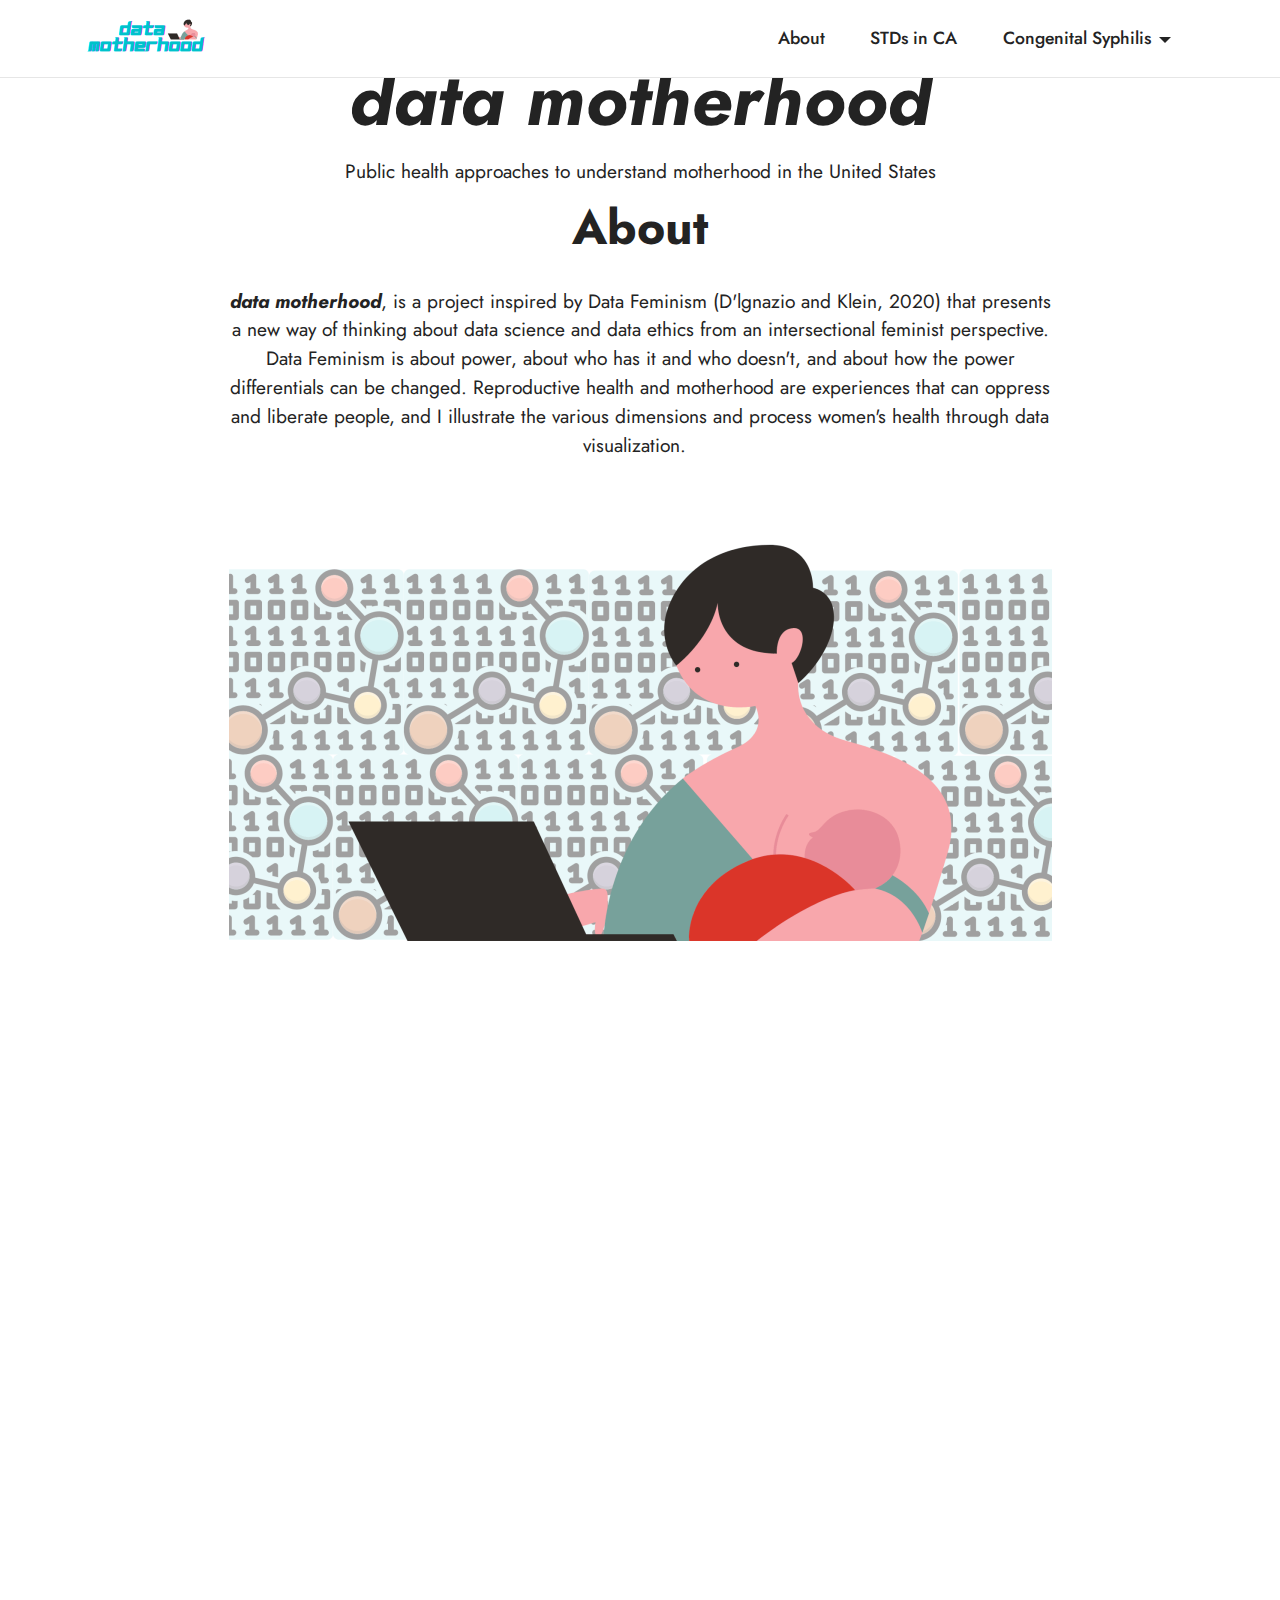
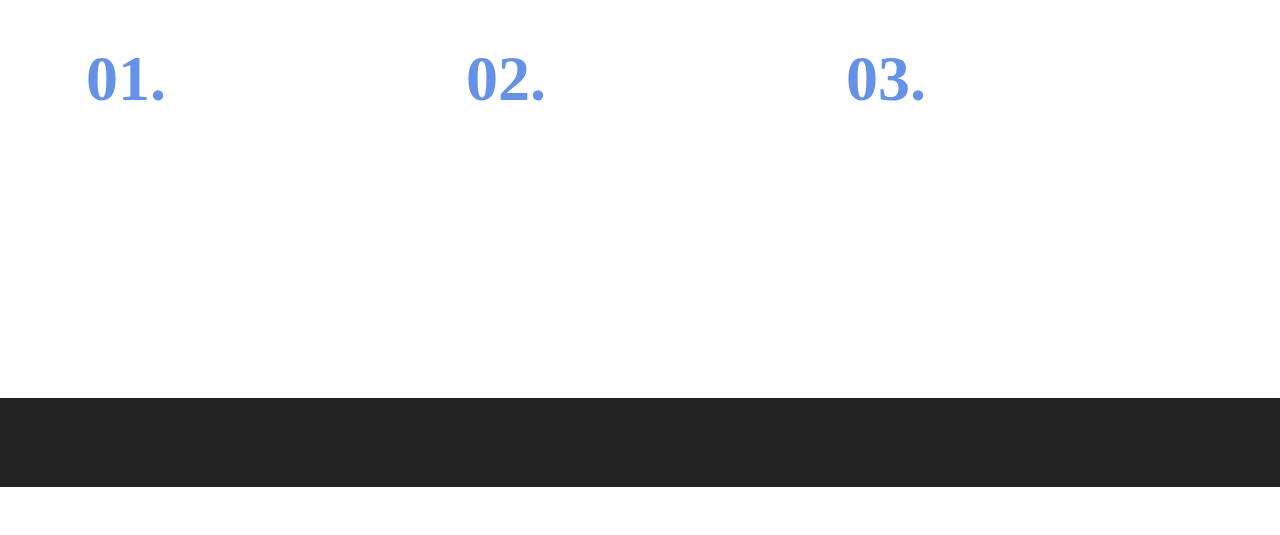
<file: index.html>
<!DOCTYPE html>
<html  >
<head>
  <!-- Site made with Mobirise Website Builder v5.2.0, https://mobirise.com -->
  <meta charset="UTF-8">
  <meta http-equiv="X-UA-Compatible" content="IE=edge">
  <meta name="generator" content="Mobirise v5.2.0, mobirise.com">
  <meta name="viewport" content="width=device-width, initial-scale=1, minimum-scale=1">
  <link rel="shortcut icon" href="assets/images/logo-121x61.png" type="image/x-icon">
  <meta name="description" content="">
  
  
  <title>Home</title>
  <link rel="stylesheet" href="assets/tether/tether.min.css">
  <link rel="stylesheet" href="assets/bootstrap/css/bootstrap.min.css">
  <link rel="stylesheet" href="assets/bootstrap/css/bootstrap-grid.min.css">
  <link rel="stylesheet" href="assets/bootstrap/css/bootstrap-reboot.min.css">
  <link rel="stylesheet" href="assets/animatecss/animate.css">
  <link rel="stylesheet" href="assets/dropdown/css/style.css">
  <link rel="stylesheet" href="assets/socicon/css/styles.css">
  <link rel="stylesheet" href="assets/theme/css/style.css">
  <link rel="preload" as="style" href="assets/mobirise/css/mbr-additional.css"><link rel="stylesheet" href="assets/mobirise/css/mbr-additional.css" type="text/css">
  
  
  
  
</head>
<body>
  
  <section class="menu cid-s48OLK6784" once="menu" id="menu1-h">
    
    <nav class="navbar navbar-dropdown navbar-fixed-top navbar-expand-lg">
        <div class="container">
            <div class="navbar-brand">
                <span class="navbar-logo">
                    <a href="index.html">
                        <img src="assets/images/logo-121x61.png" alt="home" style="height: 3.8rem;">
                    </a>
                </span>
                <span class="navbar-caption-wrap"><a class="navbar-caption text-black display-4" href="https://mobiri.se"></a></span>
            </div>
            <button class="navbar-toggler" type="button" data-toggle="collapse" data-target="#navbarSupportedContent" aria-controls="navbarNavAltMarkup" aria-expanded="false" aria-label="Toggle navigation">
                <div class="hamburger">
                    <span></span>
                    <span></span>
                    <span></span>
                    <span></span>
                </div>
            </button>
            <div class="collapse navbar-collapse" id="navbarSupportedContent">
                <ul class="navbar-nav nav-dropdown nav-right" data-app-modern-menu="true"><li class="nav-item"><a class="nav-link link text-black text-primary display-4" href="index.html#header1-f">About</a></li>
                    <li class="nav-item"><a class="nav-link link text-black text-primary display-4" href="std.html">
                            STDs in CA</a></li><li class="nav-item dropdown open"><a class="nav-link link text-black text-primary dropdown-toggle display-4" href="#" data-toggle="dropdown-submenu" aria-expanded="true">
                            Congenital Syphilis</a><div class="dropdown-menu"><a class="text-black text-primary dropdown-item display-4" href="kern.html">Case Study: Kern County, CA</a><a class="text-black text-primary dropdown-item display-4" href="riskprojection.html" aria-expanded="false">Risk Projection in the U.S.</a></div></li></ul>
                
                
            </div>
        </div>
    </nav>

</section>

<section class="header1 cid-s48MCQYojq mbr-parallax-background" id="header1-f">

    

    <div class="mbr-overlay" style="opacity: 0.8; background-color: rgb(255, 255, 255);"></div>

    <div class="align-center container">
        <div class="row justify-content-center">
            <div class="col-12 col-lg-8">
                <h1 class="mbr-section-title mbr-fonts-style mb-3 display-1"><strong><em>data motherhood</em></strong></h1>
                
                <p class="mbr-text mbr-fonts-style display-7">Public health approaches to understand motherhood in the United States</p>
                
            </div>
        </div>
    </div>
</section>

<section class="content1 cid-s48udlf8KU" id="content1-8">
    
    <div class="container">
        <div class="row justify-content-center">
            <div class="title col-12 col-md-9">
                <h3 class="mbr-section-title mbr-fonts-style align-center mb-4 display-2"><strong>About</strong></h3>
                <h4 class="mbr-section-subtitle align-center mbr-fonts-style mb-4 display-7"><em><strong>data motherhood</strong></em>, is a project inspired by Data Feminism (D'lgnazio and Klein, 2020) that presents a new way of thinking about data science and data ethics from an intersectional feminist perspective. Data Feminism is about power, about who has it and who doesn't, and about how the power differentials can be changed. Reproductive health and motherhood are experiences that can oppress and liberate people, and I illustrate the various dimensions and process women's health through data visualization.&nbsp;&nbsp;</h4>
                
            </div>
        </div>
    </div>
</section>

<section class="image3 cid-s48upRUlSD" id="image3-9">
    

    

    <div class="container">
        <div class="row justify-content-center">
            <div class="col-12 col-lg-9">
                <div class="image-wrapper">
                    <img src="assets/images/dm1-1-1646x926.png" alt="dm1">
                    <p class="mbr-description mbr-fonts-style mt-2 align-center display-4"></p>
                </div>
            </div>
        </div>
    </div>
</section>

<section class="content1 cid-s48vrXhP0J" id="content1-d">
    
    <div class="container">
        <div class="row justify-content-center">
            <div class="title col-12 col-md-9">
                <h3 class="mbr-section-title mbr-fonts-style align-center mb-4 display-2"><strong>Congenital syphilis&nbsp;</strong></h3>
                <h4 class="mbr-section-subtitle align-center mbr-fonts-style mb-4 display-7">Prevention of congenital syphilis is critical given its adverse outcomes, which can include miscarriage and still birth, as well as blindness, deafness, and bone deformities in the infant. While congenital syphilis is easily preventable through timely maternal syphilis screening and adequate treatment, the number of congenital syphilis cases in the U.S. is rising. There are 1,306 reported congenital syphilis cases in 2018, representing two-fold increased compared to 2014.&nbsp;<br><br>“Move beyond counting only those cases in persons who have access to diagnosis and treatment, to develop innovative strategies to understand the burden of disease in those who may not access care.”
 - Gail Bolan, M.D. (Director of STD Prevention Division, CDC)<div>&nbsp;</div></h4>
                
            </div>
        </div>
    </div>
</section>

<section class="features22 cid-sqP5wn7a9G" id="features23-n">

    

    
    <div class="container">
        <div class="card-wrapper">
            <div class="card-box align-left">
                
                
                
            </div>
        </div>
        <!-- col-12 col-md-6 col-lg-4 -->
        <div class="row justify-content-center content-row mt-4">
            <div class="card p-4 p-md-3 col-md-6 col-lg-4">
                <div class="card-box">
                    <div class="title">
                        <span class="num mbr-fonts-style"><strong>01.</strong></span>
                    </div>
                    <h4 class="card-title mbr-fonts-style display-5"><strong>STD prevalence in California</strong></h4>
                    <p class="mbr-text card-text mbr-fonts-style display-7">
                        Congenital syphilis is geographically concentrated.</p>
                </div>
            </div>
            <div class="card p-4 p-md-3 col-md-6 col-lg-4">
                <div class="card-box">
                    <div class="title">
                        <span class="num mbr-fonts-style"><strong>02.</strong></span>
                    </div>
                    <h4 class="card-title mbr-fonts-style display-5"><strong>Case study:
</strong><div><strong>Kern County, CA</strong></div></h4>
                    <p class="mbr-text card-text mbr-fonts-style display-7">Qualitative study to identify risk factors and recommendations to reverse the trend</p>
                </div>
            </div>
            <div class="card p-4 p-md-3 col-md-6 col-lg-4">
                <div class="card-box">
                    <div class="title">
                        <span class="num mbr-fonts-style"><strong>03.</strong></span>
                    </div>
                    <h4 class="card-title mbr-fonts-style display-5"><strong>U.S. County-level risk projection</strong></h4>
                    <p class="mbr-text card-text mbr-fonts-style display-7">
                        Identifying counties at elevated risk using predictive modeling&nbsp;</p>
                </div>
            </div>
            
            
            
            
            
        </div>
    </div>
</section>

<section class="footer7 cid-sr3jDyXDfV" once="footers" id="footer7-1l">

    

    

    <div class="container">
        <div class="media-container-row align-center mbr-white">
            <div class="col-12">
                <p class="mbr-text mb-0 mbr-fonts-style display-7">
                    © euneepark dot github dot io by Eunhee Park is licensed under a Creative Commons Attribution-ShareAlike 4.0 International&nbsp;</p>
            </div>
        </div>
    </div>
</section><section style="background-color: #fff; font-family: -apple-system, BlinkMacSystemFont, 'Segoe UI', 'Roboto', 'Helvetica Neue', Arial, sans-serif; color:#aaa; font-size:12px; padding: 0; align-items: center; display: flex;"><a href="https://mobirise.site/o" style="flex: 1 1; height: 3rem; padding-left: 1rem;"></a><p style="flex: 0 0 auto; margin:0; padding-right:1rem;">Mobirise web page creator - <a href="https://mobirise.site/n" style="color:#aaa;">Details here</a></p></section><script src="assets/web/assets/jquery/jquery.min.js"></script>  <script src="assets/popper/popper.min.js"></script>  <script src="assets/tether/tether.min.js"></script>  <script src="assets/bootstrap/js/bootstrap.min.js"></script>  <script src="assets/smoothscroll/smooth-scroll.js"></script>  <script src="assets/parallax/jarallax.min.js"></script>  <script src="assets/viewportchecker/jquery.viewportchecker.js"></script>  <script src="assets/dropdown/js/nav-dropdown.js"></script>  <script src="assets/dropdown/js/navbar-dropdown.js"></script>  <script src="assets/touchswipe/jquery.touch-swipe.min.js"></script>  <script src="assets/theme/js/script.js"></script>  
  
  
  
  
  <input name="animation" type="hidden">
  </body>
</html>
</file>
<file: assets/dropdown/css/style.css>
.navbar-dropdown {
  left: 0;
  padding: 0;
  position: absolute;
  right: 0;
  top: 0;
  transition: all 0.45s ease;
  z-index: 1030;
  background: #282828; }
  .navbar-dropdown .navbar-logo {
    margin-right: 0.8rem;
    transition: margin 0.3s ease-in-out;
    vertical-align: middle; }
    .navbar-dropdown .navbar-logo img {
      height: 3.125rem;
      transition: all 0.3s ease-in-out; }
    .navbar-dropdown .navbar-logo.mbr-iconfont {
      font-size: 3.125rem;
      line-height: 3.125rem; }
  .navbar-dropdown .navbar-caption {
    font-weight: 700;
    white-space: normal;
    vertical-align: -4px;
    line-height: 3.125rem !important; }
    .navbar-dropdown .navbar-caption, .navbar-dropdown .navbar-caption:hover {
      color: inherit;
      text-decoration: none; }
  .navbar-dropdown .mbr-iconfont + .navbar-caption {
    vertical-align: -1px; }
  .navbar-dropdown.navbar-fixed-top {
    position: fixed; }
  .navbar-dropdown .navbar-brand span {
    vertical-align: -4px; }
  .navbar-dropdown.bg-color.transparent {
    background: none; }
  .navbar-dropdown.navbar-short .navbar-brand {
    padding: 0.625rem 0; }
    .navbar-dropdown.navbar-short .navbar-brand span {
      vertical-align: -1px; }
  .navbar-dropdown.navbar-short .navbar-caption {
    line-height: 2.375rem !important;
    vertical-align: -2px; }
  .navbar-dropdown.navbar-short .navbar-logo {
    margin-right: 0.5rem; }
    .navbar-dropdown.navbar-short .navbar-logo img {
      height: 2.375rem; }
    .navbar-dropdown.navbar-short .navbar-logo.mbr-iconfont {
      font-size: 2.375rem;
      line-height: 2.375rem; }
  .navbar-dropdown.navbar-short .mbr-table-cell {
    height: 3.625rem; }
  .navbar-dropdown .navbar-close {
    left: 0.6875rem;
    position: fixed;
    top: 0.75rem;
    z-index: 1000; }
  .navbar-dropdown .hamburger-icon {
    content: "";
    display: inline-block;
    vertical-align: middle;
    width: 16px;
    -webkit-box-shadow: 0 -6px 0 1px #282828,0 0 0 1px #282828,0 6px 0 1px #282828;
    -moz-box-shadow: 0 -6px 0 1px #282828,0 0 0 1px #282828,0 6px 0 1px #282828;
    box-shadow: 0 -6px 0 1px #282828,0 0 0 1px #282828,0 6px 0 1px #282828; }

.dropdown-menu .dropdown-toggle[data-toggle="dropdown-submenu"]::after {
  border-bottom: 0.35em solid transparent;
  border-left: 0.35em solid;
  border-right: 0;
  border-top: 0.35em solid transparent;
  margin-left: 0.3rem; }

.dropdown-menu .dropdown-item:focus {
  outline: 0; }

.nav-dropdown {
  font-size: 0.75rem;
  font-weight: 500;
  height: auto !important; }
  .nav-dropdown .nav-btn {
    padding-left: 1rem; }
  .nav-dropdown .link {
    margin: .667em 1.667em;
    font-weight: 500;
    padding: 0;
    transition: color .2s ease-in-out; }
    .nav-dropdown .link.dropdown-toggle {
      margin-right: 2.583em; }
      .nav-dropdown .link.dropdown-toggle::after {
        margin-left: .25rem;
        border-top: 0.35em solid;
        border-right: 0.35em solid transparent;
        border-left: 0.35em solid transparent;
        border-bottom: 0; }
      .nav-dropdown .link.dropdown-toggle[aria-expanded="true"] {
        margin: 0;
        padding: 0.667em 3.263em  0.667em 1.667em; }
  .nav-dropdown .link::after,
  .nav-dropdown .dropdown-item::after {
    color: inherit; }
  .nav-dropdown .btn {
    font-size: 0.75rem;
    font-weight: 700;
    letter-spacing: 0;
    margin-bottom: 0;
    padding-left: 1.25rem;
    padding-right: 1.25rem; }
  .nav-dropdown .dropdown-menu {
    border-radius: 0;
    border: 0;
    left: 0;
    margin: 0;
    padding-bottom: 1.25rem;
    padding-top: 1.25rem;
    position: relative; }
  .nav-dropdown .dropdown-submenu {
    margin-left: 0.125rem;
    top: 0; }
  .nav-dropdown .dropdown-item {
    font-weight: 500;
    line-height: 2;
    padding: 0.3846em 4.615em 0.3846em 1.5385em;
    position: relative;
    transition: color .2s ease-in-out, background-color .2s ease-in-out; }
    .nav-dropdown .dropdown-item::after {
      margin-top: -0.3077em;
      position: absolute;
      right: 1.1538em;
      top: 50%; }
    .nav-dropdown .dropdown-item:focus, .nav-dropdown .dropdown-item:hover {
      background: none; }

@media (max-width: 767px) {
  .nav-dropdown.navbar-toggleable-sm {
    bottom: 0;
    display: none;
    left: 0;
    overflow-x: hidden;
    position: fixed;
    top: 0;
    transform: translateX(-100%);
    -ms-transform: translateX(-100%);
    -webkit-transform: translateX(-100%);
    width: 18.75rem;
    z-index: 999; } }
.nav-dropdown.navbar-toggleable-xl {
  bottom: 0;
  display: none;
  left: 0;
  overflow-x: hidden;
  position: fixed;
  top: 0;
  transform: translateX(-100%);
  -ms-transform: translateX(-100%);
  -webkit-transform: translateX(-100%);
  width: 18.75rem;
  z-index: 999; }

.nav-dropdown-sm {
  display: block !important;
  overflow-x: hidden;
  overflow: auto;
  padding-top: 3.875rem; }
  .nav-dropdown-sm::after {
    content: "";
    display: block;
    height: 3rem;
    width: 100%; }
  .nav-dropdown-sm.collapse.in ~ .navbar-close {
    display: block !important; }
  .nav-dropdown-sm.collapsing, .nav-dropdown-sm.collapse.in {
    transform: translateX(0);
    -ms-transform: translateX(0);
    -webkit-transform: translateX(0);
    transition: all 0.25s ease-out;
    -webkit-transition: all 0.25s ease-out;
    background: #282828; }
  .nav-dropdown-sm.collapsing[aria-expanded="false"] {
    transform: translateX(-100%);
    -ms-transform: translateX(-100%);
    -webkit-transform: translateX(-100%); }
  .nav-dropdown-sm .nav-item {
    display: block;
    margin-left: 0 !important;
    padding-left: 0; }
  .nav-dropdown-sm .link,
  .nav-dropdown-sm .dropdown-item {
    border-top: 1px dotted rgba(255, 255, 255, 0.1);
    font-size: 0.8125rem;
    line-height: 1.6;
    margin: 0 !important;
    padding: 0.875rem 2.4rem 0.875rem 1.5625rem !important;
    position: relative;
    white-space: normal; }
    .nav-dropdown-sm .link:focus, .nav-dropdown-sm .link:hover,
    .nav-dropdown-sm .dropdown-item:focus,
    .nav-dropdown-sm .dropdown-item:hover {
      background: rgba(0, 0, 0, 0.2) !important;
      color: #c0a375; }
  .nav-dropdown-sm .nav-btn {
    position: relative;
    padding: 1.5625rem 1.5625rem 0 1.5625rem; }
    .nav-dropdown-sm .nav-btn::before {
      border-top: 1px dotted rgba(255, 255, 255, 0.1);
      content: "";
      left: 0;
      position: absolute;
      top: 0;
      width: 100%; }
    .nav-dropdown-sm .nav-btn + .nav-btn {
      padding-top: 0.625rem; }
      .nav-dropdown-sm .nav-btn + .nav-btn::before {
        display: none; }
  .nav-dropdown-sm .btn {
    padding: 0.625rem 0; }
  .nav-dropdown-sm .dropdown-toggle[data-toggle="dropdown-submenu"]::after {
    margin-left: .25rem;
    border-top: 0.35em solid;
    border-right: 0.35em solid transparent;
    border-left: 0.35em solid transparent;
    border-bottom: 0; }
  .nav-dropdown-sm .dropdown-toggle[data-toggle="dropdown-submenu"][aria-expanded="true"]::after {
    border-top: 0;
    border-right: 0.35em solid transparent;
    border-left: 0.35em solid transparent;
    border-bottom: 0.35em solid; }
  .nav-dropdown-sm .dropdown-menu {
    margin: 0;
    padding: 0;
    position: relative;
    top: 0;
    left: 0;
    width: 100%;
    border: 0;
    float: none;
    border-radius: 0;
    background: none; }
  .nav-dropdown-sm .dropdown-submenu {
    left: 100%;
    margin-left: 0.125rem;
    margin-top: -1.25rem;
    top: 0; }

.navbar-toggleable-sm .nav-dropdown .dropdown-menu {
  position: absolute; }

.navbar-toggleable-sm .nav-dropdown .dropdown-submenu {
  left: 100%;
  margin-left: 0.125rem;
  margin-top: -1.25rem;
  top: 0; }

.navbar-toggleable-sm.opened .nav-dropdown .dropdown-menu {
  position: relative; }

.navbar-toggleable-sm.opened .nav-dropdown .dropdown-submenu {
  left: 0;
  margin-left: 00rem;
  margin-top: 0rem;
  top: 0; }

.is-builder .nav-dropdown.collapsing {
  transition: none !important; }

/*# sourceMappingURL=style.css.map */
</file>
<file: assets/socicon/css/styles.css>
@charset "UTF-8";

@font-face {
  font-family: 'Socicon';
  src:  url('../fonts/socicon.eot');
  src:  url('../fonts/socicon.eot?#iefix') format('embedded-opentype'),
    url('../fonts/socicon.woff2') format('woff2'),
    url('../fonts/socicon.ttf') format('truetype'),
    url('../fonts/socicon.woff') format('woff'),
    url('../fonts/socicon.svg#socicon') format('svg');
  font-weight: normal;
  font-style: normal;
}

[data-icon]:before {
  font-family: "socicon" !important;
  content: attr(data-icon);
  font-style: normal !important;
  font-weight: normal !important;
  font-variant: normal !important;
  text-transform: none !important;
  speak: none;
  line-height: 1;
  -webkit-font-smoothing: antialiased;
  -moz-osx-font-smoothing: grayscale;
}

[class^="socicon-"], [class*=" socicon-"] {
  /* use !important to prevent issues with browser extensions that change fonts */
  font-family: 'Socicon' !important;
  speak: none;
  font-style: normal;
  font-weight: normal;
  font-variant: normal;
  text-transform: none;
  line-height: 1;

  /* Better Font Rendering =========== */
  -webkit-font-smoothing: antialiased;
  -moz-osx-font-smoothing: grayscale;
}

.socicon-eitaa:before {
  content: "\e97c";
}
.socicon-soroush:before {
  content: "\e97d";
}
.socicon-bale:before {
  content: "\e97e";
}
.socicon-zazzle:before {
  content: "\e97b";
}
.socicon-society6:before {
  content: "\e97a";
}
.socicon-redbubble:before {
  content: "\e979";
}
.socicon-avvo:before {
  content: "\e978";
}
.socicon-stitcher:before {
  content: "\e977";
}
.socicon-googlehangouts:before {
  content: "\e974";
}
.socicon-dlive:before {
  content: "\e975";
}
.socicon-vsco:before {
  content: "\e976";
}
.socicon-flipboard:before {
  content: "\e973";
}
.socicon-ubuntu:before {
  content: "\e958";
}
.socicon-artstation:before {
  content: "\e959";
}
.socicon-invision:before {
  content: "\e95a";
}
.socicon-torial:before {
  content: "\e95b";
}
.socicon-collectorz:before {
  content: "\e95c";
}
.socicon-seenthis:before {
  content: "\e95d";
}
.socicon-googleplaymusic:before {
  content: "\e95e";
}
.socicon-debian:before {
  content: "\e95f";
}
.socicon-filmfreeway:before {
  content: "\e960";
}
.socicon-gnome:before {
  content: "\e961";
}
.socicon-itchio:before {
  content: "\e962";
}
.socicon-jamendo:before {
  content: "\e963";
}
.socicon-mix:before {
  content: "\e964";
}
.socicon-sharepoint:before {
  content: "\e965";
}
.socicon-tinder:before {
  content: "\e966";
}
.socicon-windguru:before {
  content: "\e967";
}
.socicon-cdbaby:before {
  content: "\e968";
}
.socicon-elementaryos:before {
  content: "\e969";
}
.socicon-stage32:before {
  content: "\e96a";
}
.socicon-tiktok:before {
  content: "\e96b";
}
.socicon-gitter:before {
  content: "\e96c";
}
.socicon-letterboxd:before {
  content: "\e96d";
}
.socicon-threema:before {
  content: "\e96e";
}
.socicon-splice:before {
  content: "\e96f";
}
.socicon-metapop:before {
  content: "\e970";
}
.socicon-naver:before {
  content: "\e971";
}
.socicon-remote:before {
  content: "\e972";
}
.socicon-internet:before {
  content: "\e957";
}
.socicon-moddb:before {
  content: "\e94b";
}
.socicon-indiedb:before {
  content: "\e94c";
}
.socicon-traxsource:before {
  content: "\e94d";
}
.socicon-gamefor:before {
  content: "\e94e";
}
.socicon-pixiv:before {
  content: "\e94f";
}
.socicon-myanimelist:before {
  content: "\e950";
}
.socicon-blackberry:before {
  content: "\e951";
}
.socicon-wickr:before {
  content: "\e952";
}
.socicon-spip:before {
  content: "\e953";
}
.socicon-napster:before {
  content: "\e954";
}
.socicon-beatport:before {
  content: "\e955";
}
.socicon-hackerone:before {
  content: "\e956";
}
.socicon-hackernews:before {
  content: "\e946";
}
.socicon-smashwords:before {
  content: "\e947";
}
.socicon-kobo:before {
  content: "\e948";
}
.socicon-bookbub:before {
  content: "\e949";
}
.socicon-mailru:before {
  content: "\e94a";
}
.socicon-gitlab:before {
  content: "\e945";
}
.socicon-instructables:before {
  content: "\e944";
}
.socicon-portfolio:before {
  content: "\e943";
}
.socicon-codered:before {
  content: "\e940";
}
.socicon-origin:before {
  content: "\e941";
}
.socicon-nextdoor:before {
  content: "\e942";
}
.socicon-udemy:before {
  content: "\e93f";
}
.socicon-livemaster:before {
  content: "\e93e";
}
.socicon-crunchbase:before {
  content: "\e93b";
}
.socicon-homefy:before {
  content: "\e93c";
}
.socicon-calendly:before {
  content: "\e93d";
}
.socicon-realtor:before {
  content: "\e90f";
}
.socicon-tidal:before {
  content: "\e910";
}
.socicon-qobuz:before {
  content: "\e911";
}
.socicon-natgeo:before {
  content: "\e912";
}
.socicon-mastodon:before {
  content: "\e913";
}
.socicon-unsplash:before {
  content: "\e914";
}
.socicon-homeadvisor:before {
  content: "\e915";
}
.socicon-angieslist:before {
  content: "\e916";
}
.socicon-codepen:before {
  content: "\e917";
}
.socicon-slack:before {
  content: "\e918";
}
.socicon-openaigym:before {
  content: "\e919";
}
.socicon-logmein:before {
  content: "\e91a";
}
.socicon-fiverr:before {
  content: "\e91b";
}
.socicon-gotomeeting:before {
  content: "\e91c";
}
.socicon-aliexpress:before {
  content: "\e91d";
}
.socicon-guru:before {
  content: "\e91e";
}
.socicon-appstore:before {
  content: "\e91f";
}
.socicon-homes:before {
  content: "\e920";
}
.socicon-zoom:before {
  content: "\e921";
}
.socicon-alibaba:before {
  content: "\e922";
}
.socicon-craigslist:before {
  content: "\e923";
}
.socicon-wix:before {
  content: "\e924";
}
.socicon-redfin:before {
  content: "\e925";
}
.socicon-googlecalendar:before {
  content: "\e926";
}
.socicon-shopify:before {
  content: "\e927";
}
.socicon-freelancer:before {
  content: "\e928";
}
.socicon-seedrs:before {
  content: "\e929";
}
.socicon-bing:before {
  content: "\e92a";
}
.socicon-doodle:before {
  content: "\e92b";
}
.socicon-bonanza:before {
  content: "\e92c";
}
.socicon-squarespace:before {
  content: "\e92d";
}
.socicon-toptal:before {
  content: "\e92e";
}
.socicon-gust:before {
  content: "\e92f";
}
.socicon-ask:before {
  content: "\e930";
}
.socicon-trulia:before {
  content: "\e931";
}
.socicon-loomly:before {
  content: "\e932";
}
.socicon-ghost:before {
  content: "\e933";
}
.socicon-upwork:before {
  content: "\e934";
}
.socicon-fundable:before {
  content: "\e935";
}
.socicon-booking:before {
  content: "\e936";
}
.socicon-googlemaps:before {
  content: "\e937";
}
.socicon-zillow:before {
  content: "\e938";
}
.socicon-niconico:before {
  content: "\e939";
}
.socicon-toneden:before {
  content: "\e93a";
}
.socicon-augment:before {
  content: "\e908";
}
.socicon-bitbucket:before {
  content: "\e909";
}
.socicon-fyuse:before {
  content: "\e90a";
}
.socicon-yt-gaming:before {
  content: "\e90b";
}
.socicon-sketchfab:before {
  content: "\e90c";
}
.socicon-mobcrush:before {
  content: "\e90d";
}
.socicon-microsoft:before {
  content: "\e90e";
}
.socicon-pandora:before {
  content: "\e907";
}
.socicon-messenger:before {
  content: "\e906";
}
.socicon-gamewisp:before {
  content: "\e905";
}
.socicon-bloglovin:before {
  content: "\e904";
}
.socicon-tunein:before {
  content: "\e903";
}
.socicon-gamejolt:before {
  content: "\e901";
}
.socicon-trello:before {
  content: "\e902";
}
.socicon-spreadshirt:before {
  content: "\e900";
}
.socicon-500px:before {
  content: "\e000";
}
.socicon-8tracks:before {
  content: "\e001";
}
.socicon-airbnb:before {
  content: "\e002";
}
.socicon-alliance:before {
  content: "\e003";
}
.socicon-amazon:before {
  content: "\e004";
}
.socicon-amplement:before {
  content: "\e005";
}
.socicon-android:before {
  content: "\e006";
}
.socicon-angellist:before {
  content: "\e007";
}
.socicon-apple:before {
  content: "\e008";
}
.socicon-appnet:before {
  content: "\e009";
}
.socicon-baidu:before {
  content: "\e00a";
}
.socicon-bandcamp:before {
  content: "\e00b";
}
.socicon-battlenet:before {
  content: "\e00c";
}
.socicon-mixer:before {
  content: "\e00d";
}
.socicon-bebee:before {
  content: "\e00e";
}
.socicon-bebo:before {
  content: "\e00f";
}
.socicon-behance:before {
  content: "\e010";
}
.socicon-blizzard:before {
  content: "\e011";
}
.socicon-blogger:before {
  content: "\e012";
}
.socicon-buffer:before {
  content: "\e013";
}
.socicon-chrome:before {
  content: "\e014";
}
.socicon-coderwall:before {
  content: "\e015";
}
.socicon-curse:before {
  content: "\e016";
}
.socicon-dailymotion:before {
  content: "\e017";
}
.socicon-deezer:before {
  content: "\e018";
}
.socicon-delicious:before {
  content: "\e019";
}
.socicon-deviantart:before {
  content: "\e01a";
}
.socicon-diablo:before {
  content: "\e01b";
}
.socicon-digg:before {
  content: "\e01c";
}
.socicon-discord:before {
  content: "\e01d";
}
.socicon-disqus:before {
  content: "\e01e";
}
.socicon-douban:before {
  content: "\e01f";
}
.socicon-draugiem:before {
  content: "\e020";
}
.socicon-dribbble:before {
  content: "\e021";
}
.socicon-drupal:before {
  content: "\e022";
}
.socicon-ebay:before {
  content: "\e023";
}
.socicon-ello:before {
  content: "\e024";
}
.socicon-endomodo:before {
  content: "\e025";
}
.socicon-envato:before {
  content: "\e026";
}
.socicon-etsy:before {
  content: "\e027";
}
.socicon-facebook:before {
  content: "\e028";
}
.socicon-feedburner:before {
  content: "\e029";
}
.socicon-filmweb:before {
  content: "\e02a";
}
.socicon-firefox:before {
  content: "\e02b";
}
.socicon-flattr:before {
  content: "\e02c";
}
.socicon-flickr:before {
  content: "\e02d";
}
.socicon-formulr:before {
  content: "\e02e";
}
.socicon-forrst:before {
  content: "\e02f";
}
.socicon-foursquare:before {
  content: "\e030";
}
.socicon-friendfeed:before {
  content: "\e031";
}
.socicon-github:before {
  content: "\e032";
}
.socicon-goodreads:before {
  content: "\e033";
}
.socicon-google:before {
  content: "\e034";
}
.socicon-googlescholar:before {
  content: "\e035";
}
.socicon-googlegroups:before {
  content: "\e036";
}
.socicon-googlephotos:before {
  content: "\e037";
}
.socicon-googleplus:before {
  content: "\e038";
}
.socicon-grooveshark:before {
  content: "\e039";
}
.socicon-hackerrank:before {
  content: "\e03a";
}
.socicon-hearthstone:before {
  content: "\e03b";
}
.socicon-hellocoton:before {
  content: "\e03c";
}
.socicon-heroes:before {
  content: "\e03d";
}
.socicon-smashcast:before {
  content: "\e03e";
}
.socicon-horde:before {
  content: "\e03f";
}
.socicon-houzz:before {
  content: "\e040";
}
.socicon-icq:before {
  content: "\e041";
}
.socicon-identica:before {
  content: "\e042";
}
.socicon-imdb:before {
  content: "\e043";
}
.socicon-instagram:before {
  content: "\e044";
}
.socicon-issuu:before {
  content: "\e045";
}
.socicon-istock:before {
  content: "\e046";
}
.socicon-itunes:before {
  content: "\e047";
}
.socicon-keybase:before {
  content: "\e048";
}
.socicon-lanyrd:before {
  content: "\e049";
}
.socicon-lastfm:before {
  content: "\e04a";
}
.socicon-line:before {
  content: "\e04b";
}
.socicon-linkedin:before {
  content: "\e04c";
}
.socicon-livejournal:before {
  content: "\e04d";
}
.socicon-lyft:before {
  content: "\e04e";
}
.socicon-macos:before {
  content: "\e04f";
}
.socicon-mail:before {
  content: "\e050";
}
.socicon-medium:before {
  content: "\e051";
}
.socicon-meetup:before {
  content: "\e052";
}
.socicon-mixcloud:before {
  content: "\e053";
}
.socicon-modelmayhem:before {
  content: "\e054";
}
.socicon-mumble:before {
  content: "\e055";
}
.socicon-myspace:before {
  content: "\e056";
}
.socicon-newsvine:before {
  content: "\e057";
}
.socicon-nintendo:before {
  content: "\e058";
}
.socicon-npm:before {
  content: "\e059";
}
.socicon-odnoklassniki:before {
  content: "\e05a";
}
.socicon-openid:before {
  content: "\e05b";
}
.socicon-opera:before {
  content: "\e05c";
}
.socicon-outlook:before {
  content: "\e05d";
}
.socicon-overwatch:before {
  content: "\e05e";
}
.socicon-patreon:before {
  content: "\e05f";
}
.socicon-paypal:before {
  content: "\e060";
}
.socicon-periscope:before {
  content: "\e061";
}
.socicon-persona:before {
  content: "\e062";
}
.socicon-pinterest:before {
  content: "\e063";
}
.socicon-play:before {
  content: "\e064";
}
.socicon-player:before {
  content: "\e065";
}
.socicon-playstation:before {
  content: "\e066";
}
.socicon-pocket:before {
  content: "\e067";
}
.socicon-qq:before {
  content: "\e068";
}
.socicon-quora:before {
  content: "\e069";
}
.socicon-raidcall:before {
  content: "\e06a";
}
.socicon-ravelry:before {
  content: "\e06b";
}
.socicon-reddit:before {
  content: "\e06c";
}
.socicon-renren:before {
  content: "\e06d";
}
.socicon-researchgate:before {
  content: "\e06e";
}
.socicon-residentadvisor:before {
  content: "\e06f";
}
.socicon-reverbnation:before {
  content: "\e070";
}
.socicon-rss:before {
  content: "\e071";
}
.socicon-sharethis:before {
  content: "\e072";
}
.socicon-skype:before {
  content: "\e073";
}
.socicon-slideshare:before {
  content: "\e074";
}
.socicon-smugmug:before {
  content: "\e075";
}
.socicon-snapchat:before {
  content: "\e076";
}
.socicon-songkick:before {
  content: "\e077";
}
.socicon-soundcloud:before {
  content: "\e078";
}
.socicon-spotify:before {
  content: "\e079";
}
.socicon-stackexchange:before {
  content: "\e07a";
}
.socicon-stackoverflow:before {
  content: "\e07b";
}
.socicon-starcraft:before {
  content: "\e07c";
}
.socicon-stayfriends:before {
  content: "\e07d";
}
.socicon-steam:before {
  content: "\e07e";
}
.socicon-storehouse:before {
  content: "\e07f";
}
.socicon-strava:before {
  content: "\e080";
}
.socicon-streamjar:before {
  content: "\e081";
}
.socicon-stumbleupon:before {
  content: "\e082";
}
.socicon-swarm:before {
  content: "\e083";
}
.socicon-teamspeak:before {
  content: "\e084";
}
.socicon-teamviewer:before {
  content: "\e085";
}
.socicon-technorati:before {
  content: "\e086";
}
.socicon-telegram:before {
  content: "\e087";
}
.socicon-tripadvisor:before {
  content: "\e088";
}
.socicon-tripit:before {
  content: "\e089";
}
.socicon-triplej:before {
  content: "\e08a";
}
.socicon-tumblr:before {
  content: "\e08b";
}
.socicon-twitch:before {
  content: "\e08c";
}
.socicon-twitter:before {
  content: "\e08d";
}
.socicon-uber:before {
  content: "\e08e";
}
.socicon-ventrilo:before {
  content: "\e08f";
}
.socicon-viadeo:before {
  content: "\e090";
}
.socicon-viber:before {
  content: "\e091";
}
.socicon-viewbug:before {
  content: "\e092";
}
.socicon-vimeo:before {
  content: "\e093";
}
.socicon-vine:before {
  content: "\e094";
}
.socicon-vkontakte:before {
  content: "\e095";
}
.socicon-warcraft:before {
  content: "\e096";
}
.socicon-wechat:before {
  content: "\e097";
}
.socicon-weibo:before {
  content: "\e098";
}
.socicon-whatsapp:before {
  content: "\e099";
}
.socicon-wikipedia:before {
  content: "\e09a";
}
.socicon-windows:before {
  content: "\e09b";
}
.socicon-wordpress:before {
  content: "\e09c";
}
.socicon-wykop:before {
  content: "\e09d";
}
.socicon-xbox:before {
  content: "\e09e";
}
.socicon-xing:before {
  content: "\e09f";
}
.socicon-yahoo:before {
  content: "\e0a0";
}
.socicon-yammer:before {
  content: "\e0a1";
}
.socicon-yandex:before {
  content: "\e0a2";
}
.socicon-yelp:before {
  content: "\e0a3";
}
.socicon-younow:before {
  content: "\e0a4";
}
.socicon-youtube:before {
  content: "\e0a5";
}
.socicon-zapier:before {
  content: "\e0a6";
}
.socicon-zerply:before {
  content: "\e0a7";
}
.socicon-zomato:before {
  content: "\e0a8";
}
.socicon-zynga:before {
  content: "\e0a9";
}
</file>
<file: assets/theme/css/style.css>
section {
  background-color: #ffffff;
}

body {
  font-style: normal;
  line-height: 1.5;
  font-weight: 400;
  color: #232323;
  position: relative;
}

section,
.container,
.container-fluid {
  position: relative;
  word-wrap: break-word;
}

a.mbr-iconfont:hover {
  text-decoration: none;
}

.article .lead p,
.article .lead ul,
.article .lead ol,
.article .lead pre,
.article .lead blockquote {
  margin-bottom: 0;
}

a {
  font-style: normal;
  font-weight: 400;
  cursor: pointer;
}

a, a:hover {
  text-decoration: none;
}

.mbr-section-title {
  font-style: normal;
  line-height: 1.3;
}

.mbr-section-subtitle {
  line-height: 1.3;
}

.mbr-text {
  font-style: normal;
  line-height: 1.7;
}

h1,
h2,
h3,
h4,
h5,
h6,
.display-1,
.display-2,
.display-4,
.display-5,
.display-7,
span,
p,
a {
  line-height: 1;
  word-break: break-word;
  word-wrap: break-word;
  font-weight: 400;
}

b,
strong {
  font-weight: bold;
}

input:-webkit-autofill, input:-webkit-autofill:hover, input:-webkit-autofill:focus, input:-webkit-autofill:active {
  -webkit-transition-delay: 9999s;
          transition-delay: 9999s;
  -webkit-transition-property: background-color, color;
  transition-property: background-color, color;
}

textarea[type="hidden"] {
  display: none;
}

section {
  background-position: 50% 50%;
  background-repeat: no-repeat;
  background-size: cover;
}

section .mbr-background-video,
section .mbr-background-video-preview {
  position: absolute;
  bottom: 0;
  left: 0;
  right: 0;
  top: 0;
}

.hidden {
  visibility: hidden;
}

.mbr-z-index20 {
  z-index: 20;
}

/*! Base colors */
.mbr-white {
  color: #ffffff;
}

.mbr-black {
  color: #111111;
}

.mbr-bg-white {
  background-color: #ffffff;
}

.mbr-bg-black {
  background-color: #000000;
}

/*! Text-aligns */
.align-left {
  text-align: left;
}

.align-center {
  text-align: center;
}

.align-right {
  text-align: right;
}

/*! Font-weight  */
.mbr-light {
  font-weight: 300;
}

.mbr-regular {
  font-weight: 400;
}

.mbr-semibold {
  font-weight: 500;
}

.mbr-bold {
  font-weight: 700;
}

/*! Media  */
.media-content {
  -ms-flex-preferred-size: 100%;
      flex-basis: 100%;
}

.media-container-row {
  display: -webkit-box;
  display: -ms-flexbox;
  display: flex;
  -webkit-box-orient: horizontal;
  -webkit-box-direction: normal;
      -ms-flex-direction: row;
          flex-direction: row;
  -ms-flex-wrap: wrap;
      flex-wrap: wrap;
  -webkit-box-pack: center;
      -ms-flex-pack: center;
          justify-content: center;
  -ms-flex-line-pack: center;
      align-content: center;
  -webkit-box-align: start;
      -ms-flex-align: start;
          align-items: start;
}

.media-container-row .media-size-item {
  width: 400px;
}

.media-container-column {
  display: -webkit-box;
  display: -ms-flexbox;
  display: flex;
  -webkit-box-orient: vertical;
  -webkit-box-direction: normal;
      -ms-flex-direction: column;
          flex-direction: column;
  -ms-flex-wrap: wrap;
      flex-wrap: wrap;
  -webkit-box-pack: center;
      -ms-flex-pack: center;
          justify-content: center;
  -ms-flex-line-pack: center;
      align-content: center;
  -webkit-box-align: stretch;
      -ms-flex-align: stretch;
          align-items: stretch;
}

.media-container-column > * {
  width: 100%;
}

@media (min-width: 992px) {
  .media-container-row {
    -ms-flex-wrap: nowrap;
        flex-wrap: nowrap;
  }
}

figure {
  margin-bottom: 0;
  overflow: hidden;
}

figure[mbr-media-size] {
  -webkit-transition: width 0.1s;
  transition: width 0.1s;
}

img,
iframe {
  display: block;
  width: 100%;
}

.card {
  background-color: transparent;
  border: none;
}

.card-box {
  width: 100%;
}

.card-img {
  text-align: center;
  -ms-flex-negative: 0;
      flex-shrink: 0;
  -webkit-flex-shrink: 0;
}

.media {
  max-width: 100%;
  margin: 0 auto;
}

.mbr-figure {
  -ms-flex-item-align: center;
      -ms-grid-row-align: center;
      align-self: center;
}

.media-container > div {
  max-width: 100%;
}

.mbr-figure img,
.card-img img {
  width: 100%;
}

@media (max-width: 991px) {
  .media-size-item {
    width: auto !important;
  }
  .media {
    width: auto;
  }
  .mbr-figure {
    width: 100% !important;
  }
}

/*! Buttons */
.mbr-section-btn {
  margin-left: -0.6rem;
  margin-right: -0.6rem;
  font-size: 0;
}

.btn {
  font-weight: 600;
  border-width: 1px;
  font-style: normal;
  margin: 0.6rem 0.6rem;
  white-space: normal;
  -webkit-transition: all 0.2s ease-in-out;
  transition: all 0.2s ease-in-out;
  display: -webkit-inline-box;
  display: -ms-inline-flexbox;
  display: inline-flex;
  -webkit-box-align: center;
      -ms-flex-align: center;
          align-items: center;
  -webkit-box-pack: center;
      -ms-flex-pack: center;
          justify-content: center;
  word-break: break-word;
}

.btn-sm {
  font-weight: 600;
  letter-spacing: 0px;
  -webkit-transition: all 0.3s ease-in-out;
  transition: all 0.3s ease-in-out;
}

.btn-md {
  font-weight: 600;
  letter-spacing: 0px;
  -webkit-transition: all 0.3s ease-in-out;
  transition: all 0.3s ease-in-out;
}

.btn-lg {
  font-weight: 600;
  letter-spacing: 0px;
  -webkit-transition: all 0.3s ease-in-out;
  transition: all 0.3s ease-in-out;
}

.btn-form {
  margin: 0;
}

.btn-form:hover {
  cursor: pointer;
}

nav .mbr-section-btn {
  margin-left: 0rem;
  margin-right: 0rem;
}

/*! Btn icon margin */
.btn .mbr-iconfont,
.btn.btn-sm .mbr-iconfont {
  -webkit-box-ordinal-group: 2;
      -ms-flex-order: 1;
          order: 1;
  cursor: pointer;
  margin-left: 0.5rem;
  vertical-align: sub;
}

.btn.btn-md .mbr-iconfont,
.btn.btn-md .mbr-iconfont {
  margin-left: 0.8rem;
}

.mbr-regular {
  font-weight: 400;
}

.mbr-semibold {
  font-weight: 500;
}

.mbr-bold {
  font-weight: 700;
}

[type="submit"] {
  -webkit-appearance: none;
}

/*! Full-screen */
.mbr-fullscreen .mbr-overlay {
  min-height: 100vh;
}

.mbr-fullscreen {
  display: -webkit-box;
  display: -ms-flexbox;
  display: flex;
  display: -moz-flex;
  display: -ms-flex;
  display: -o-flex;
  -webkit-box-align: center;
      -ms-flex-align: center;
          align-items: center;
  min-height: 100vh;
  padding-top: 3rem;
  padding-bottom: 3rem;
}

/*! Map */
.map {
  height: 25rem;
  position: relative;
}

.map iframe {
  width: 100%;
  height: 100%;
}

/*! Scroll to top arrow */
.mbr-arrow-up {
  bottom: 25px;
  right: 90px;
  position: fixed;
  text-align: right;
  z-index: 5000;
  color: #ffffff;
  font-size: 22px;
}

.mbr-arrow-up a {
  background: rgba(0, 0, 0, 0.2);
  border-radius: 50%;
  color: #fff;
  display: inline-block;
  height: 60px;
  width: 60px;
  border: 2px solid #fff;
  outline-style: none !important;
  position: relative;
  text-decoration: none;
  -webkit-transition: all 0.3s ease-in-out;
  transition: all 0.3s ease-in-out;
  cursor: pointer;
  text-align: center;
}

.mbr-arrow-up a:hover {
  background-color: rgba(0, 0, 0, 0.4);
}

.mbr-arrow-up a i {
  line-height: 60px;
}

.mbr-arrow-up-icon {
  display: block;
  color: #fff;
}

.mbr-arrow-up-icon::before {
  content: "\203a";
  display: inline-block;
  font-family: serif;
  font-size: 22px;
  line-height: 1;
  font-style: normal;
  position: relative;
  top: 6px;
  left: -4px;
  -webkit-transform: rotate(-90deg);
          transform: rotate(-90deg);
}

/*! Arrow Down */
.mbr-arrow {
  position: absolute;
  bottom: 45px;
  left: 50%;
  width: 60px;
  height: 60px;
  cursor: pointer;
  background-color: rgba(80, 80, 80, 0.5);
  border-radius: 50%;
  -webkit-transform: translateX(-50%);
          transform: translateX(-50%);
}

@media (max-width: 767px) {
  .mbr-arrow {
    display: none;
  }
}

.mbr-arrow > a {
  display: inline-block;
  text-decoration: none;
  outline-style: none;
  -webkit-animation: arrowdown 1.7s ease-in-out infinite;
          animation: arrowdown 1.7s ease-in-out infinite;
  color: #ffffff;
}

.mbr-arrow > a > i {
  position: absolute;
  top: -2px;
  left: 15px;
  font-size: 2rem;
}

#scrollToTop a i::before {
  content: "";
  position: absolute;
  display: block;
  border-bottom: 2.5px solid #fff;
  border-left: 2.5px solid #fff;
  width: 27.8%;
  height: 27.8%;
  left: 50%;
  top: 50%;
  -webkit-transform: rotate(135deg);
  transform: translateY(-30%) translateX(-50%) rotate(135deg);
}

@keyframes arrowdown {
  0% {
    -webkit-transform: translateY(0px);
            transform: translateY(0px);
  }
  50% {
    -webkit-transform: translateY(-5px);
            transform: translateY(-5px);
  }
  100% {
    -webkit-transform: translateY(0px);
            transform: translateY(0px);
  }
}

@-webkit-keyframes arrowdown {
  0% {
    -webkit-transform: translateY(0px);
            transform: translateY(0px);
  }
  50% {
    -webkit-transform: translateY(-5px);
            transform: translateY(-5px);
  }
  100% {
    -webkit-transform: translateY(0px);
            transform: translateY(0px);
  }
}

@media (max-width: 500px) {
  .mbr-arrow-up {
    left: 50%;
    right: auto;
  }
}

/*Gradients animation*/
@keyframes gradient-animation {
  from {
    background-position: 0% 100%;
    -webkit-animation-timing-function: ease-in-out;
            animation-timing-function: ease-in-out;
  }
  to {
    background-position: 100% 0%;
    -webkit-animation-timing-function: ease-in-out;
            animation-timing-function: ease-in-out;
  }
}

@-webkit-keyframes gradient-animation {
  from {
    background-position: 0% 100%;
    -webkit-animation-timing-function: ease-in-out;
            animation-timing-function: ease-in-out;
  }
  to {
    background-position: 100% 0%;
    -webkit-animation-timing-function: ease-in-out;
            animation-timing-function: ease-in-out;
  }
}

.bg-gradient {
  background-size: 200% 200%;
  animation: gradient-animation 5s infinite alternate;
  -webkit-animation: gradient-animation 5s infinite alternate;
}

.menu .navbar-brand {
  display: -webkit-flex;
}

.menu .navbar-brand span {
  display: -webkit-box;
  display: -ms-flexbox;
  display: flex;
  display: -webkit-flex;
}

.menu .navbar-brand .navbar-caption-wrap {
  display: -webkit-flex;
}

.menu .navbar-brand .navbar-logo img {
  display: -webkit-flex;
}

@media (min-width: 768px) and (max-width: 991px) {
  .menu .navbar-toggleable-sm .navbar-nav {
    display: -webkit-box;
    display: -ms-flexbox;
  }
}

@media (max-width: 991px) {
  .menu .navbar-collapse {
    max-height: 93.5vh;
  }
  .menu .navbar-collapse.show {
    overflow: auto;
  }
}

@media (min-width: 992px) {
  .menu .navbar-nav.nav-dropdown {
    display: -webkit-flex;
  }
  .menu .navbar-toggleable-sm .navbar-collapse {
    display: -webkit-flex !important;
  }
  .menu .collapsed .navbar-collapse {
    max-height: 93.5vh;
  }
  .menu .collapsed .navbar-collapse.show {
    overflow: auto;
  }
}

@media (max-width: 767px) {
  .menu .navbar-collapse {
    max-height: 80vh;
  }
}

.nav-link .mbr-iconfont {
  margin-right: .5rem;
}

.navbar {
  display: -webkit-flex;
  -webkit-flex-wrap: wrap;
  -webkit-align-items: center;
  -webkit-justify-content: space-between;
}

.navbar-collapse {
  -webkit-flex-basis: 100%;
  -webkit-flex-grow: 1;
  -webkit-align-items: center;
}

.nav-dropdown .link {
  padding: 0.667em 1.667em !important;
  margin: 0 !important;
}

.nav {
  display: -webkit-flex;
  -webkit-flex-wrap: wrap;
}

.row {
  display: -webkit-flex;
  -webkit-flex-wrap: wrap;
}

.justify-content-center {
  -webkit-justify-content: center;
}

.form-inline {
  display: -webkit-flex;
}

.card-wrapper {
  -webkit-flex: 1;
}

.carousel-control {
  z-index: 10;
  display: -webkit-flex;
}

.carousel-controls {
  display: -webkit-flex;
}

.media {
  display: -webkit-flex;
}

.form-group:focus {
  outline: none;
}

.jq-selectbox__select {
  padding: 7px 0;
  position: relative;
}

.jq-selectbox__dropdown {
  overflow: hidden;
  border-radius: 10px;
  position: absolute;
  top: 100%;
  left: 0 !important;
  width: 100% !important;
}

.jq-selectbox__trigger-arrow {
  right: 0;
  -webkit-transform: translateY(-50%);
          transform: translateY(-50%);
}

.jq-selectbox li {
  padding: 1.07em 0.5em;
}

input[type="range"] {
  padding-left: 0 !important;
  padding-right: 0 !important;
}

.modal-dialog,
.modal-content {
  height: 100%;
}

.modal-dialog .carousel-inner {
  height: calc(100vh - 1.75rem);
}

@media (max-width: 575px) {
  .modal-dialog .carousel-inner {
    height: calc(100vh - 1rem);
  }
}

.carousel-item {
  text-align: center;
}

.carousel-item img {
  margin: auto;
}

.navbar-toggler {
  -webkit-align-self: flex-start;
  -ms-flex-item-align: start;
  align-self: flex-start;
  padding: 0.25rem 0.75rem;
  font-size: 1.25rem;
  line-height: 1;
  background: transparent;
  border: 1px solid transparent;
  border-radius: 0.25rem;
}

.navbar-toggler:focus,
.navbar-toggler:hover {
  text-decoration: none;
}

.navbar-toggler-icon {
  display: inline-block;
  width: 1.5em;
  height: 1.5em;
  vertical-align: middle;
  content: "";
  background: no-repeat center center;
  background-size: 100% 100%;
}

.navbar-toggler-left {
  position: absolute;
  left: 1rem;
}

.navbar-toggler-right {
  position: absolute;
  right: 1rem;
}

.card-img {
  width: auto;
}

.menu .navbar.collapsed:not(.beta-menu) {
  -webkit-box-orient: vertical;
  -webkit-box-direction: normal;
      -ms-flex-direction: column;
          flex-direction: column;
}

.carousel-item.active,
.carousel-item-next,
.carousel-item-prev {
  display: -webkit-box;
  display: -ms-flexbox;
  display: flex;
}

.note-air-layout .dropup .dropdown-menu,
.note-air-layout .navbar-fixed-bottom .dropdown .dropdown-menu {
  bottom: initial !important;
}

html,
body {
  height: auto;
  min-height: 100vh;
}

.dropup .dropdown-toggle::after {
  display: none;
}

.form-asterisk {
  font-family: initial;
  position: absolute;
  top: -2px;
  font-weight: normal;
}

.form-control-label {
  position: relative;
  cursor: pointer;
  margin-bottom: 0.357em;
  padding: 0;
}

.alert {
  color: #ffffff;
  border-radius: 0;
  border: 0;
  font-size: 1.1rem;
  line-height: 1.5;
  margin-bottom: 1.875rem;
  padding: 1.25rem;
  position: relative;
  text-align: center;
}

.alert.alert-form::after {
  background-color: inherit;
  bottom: -7px;
  content: "";
  display: block;
  height: 14px;
  left: 50%;
  margin-left: -7px;
  position: absolute;
  -webkit-transform: rotate(45deg);
          transform: rotate(45deg);
  width: 14px;
}

.form-control {
  background-color: #ffffff;
  background-clip: border-box;
  color: #232323;
  line-height: 1rem !important;
  height: auto;
  padding: 0.6rem 1.2rem;
  -webkit-transition: border-color 0.25s ease 0s;
  transition: border-color 0.25s ease 0s;
  border: 1px solid transparent !important;
  border-radius: 4px;
  -webkit-box-shadow: rgba(0, 0, 0, 0.07) 0px 1px 1px 0px, rgba(0, 0, 0, 0.07) 0px 1px 3px 0px, rgba(0, 0, 0, 0.03) 0px 0px 0px 1px;
          box-shadow: rgba(0, 0, 0, 0.07) 0px 1px 1px 0px, rgba(0, 0, 0, 0.07) 0px 1px 3px 0px, rgba(0, 0, 0, 0.03) 0px 0px 0px 1px;
}

.form-active .form-control:invalid {
  border-color: red;
}

form .row {
  margin-left: -0.6rem;
  margin-right: -0.6rem;
}

form .row [class*="col"] {
  padding-left: 0.6rem;
  padding-right: 0.6rem;
}

form .mbr-section-btn {
  margin: 0;
  padding-left: 0.6rem;
  padding-right: 0.6rem;
}

form .btn {
  display: -webkit-box;
  display: -ms-flexbox;
  display: flex;
  padding: 0.6rem 1.2rem;
  margin: 0;
}

form .form-check-input {
  margin-top: .5;
}

textarea.form-control {
  line-height: 1.5rem !important;
}

.form-group {
  margin-bottom: 1.2rem;
}

.form-control,
form .btn {
  min-height: 48px;
}

.gdpr-block label span.textGDPR input[name='gdpr'] {
  top: 7px;
}

.form-control:focus {
  -webkit-box-shadow: none;
          box-shadow: none;
}

:focus {
  outline: none;
}

.mbr-overlay {
  background-color: #000;
  bottom: 0;
  left: 0;
  opacity: 0.5;
  position: absolute;
  right: 0;
  top: 0;
  z-index: 0;
  pointer-events: none;
}

blockquote {
  font-style: italic;
  padding: 3rem;
  font-size: 1.09rem;
  position: relative;
  border-left: 3px solid;
}

ul,
ol,
pre,
blockquote {
  margin-bottom: 2.3125rem;
}

.mt-4 {
  margin-top: 2rem !important;
}

.mb-4 {
  margin-bottom: 2rem !important;
}

@media (min-width: 992px) {
  .container {
    padding-left: 16px;
    padding-right: 16px;
  }
  .row {
    margin-left: -16px;
    margin-right: -16px;
  }
  .row > [class*="col"] {
    padding-left: 16px;
    padding-right: 16px;
  }
}

@media (min-width: 768px) {
  .container-fluid {
    padding-left: 32px;
    padding-right: 32px;
  }
}

@media (min-width: 768px) and (max-width: 991px) {
  .mbr-container {
    padding-left: 32px;
    padding-right: 32px;
  }
}

@media (max-width: 767px) {
  .mbr-container {
    padding-left: 16px;
    padding-right: 16px;
  }
}

.card-wrapper,
.item-wrapper {
  overflow: hidden;
}

.app-video-wrapper > img {
  opacity: 1;
}
/*# sourceMappingURL=style.css.map */.engine {
	position: absolute;
	text-indent: -2400px;
	text-align: center;
	padding: 0;
	top: 0;
	left: -2400px;
}
</file>
<file: assets/mobirise/css/mbr-additional.css>
@import url(https://fonts.googleapis.com/css?family=Jost:100,200,300,400,500,600,700,800,900,100i,200i,300i,400i,500i,600i,700i,800i,900i&display=swap);





body {
  font-family: IBM Plex Sans;
}
.display-1 {
  font-family: 'Jost', sans-serif;
  font-size: 4.6rem;
  line-height: 1.1;
}
.display-1 > .mbr-iconfont {
  font-size: 5.75rem;
}
.display-2 {
  font-family: 'Jost', sans-serif;
  font-size: 3rem;
  line-height: 1.1;
}
.display-2 > .mbr-iconfont {
  font-size: 3.75rem;
}
.display-4 {
  font-family: 'Jost', sans-serif;
  font-size: 1.1rem;
  line-height: 1.5;
}
.display-4 > .mbr-iconfont {
  font-size: 1.375rem;
}
.display-5 {
  font-family: 'Jost', sans-serif;
  font-size: 2.2rem;
  line-height: 1.5;
}
.display-5 > .mbr-iconfont {
  font-size: 2.75rem;
}
.display-7 {
  font-family: 'Jost', sans-serif;
  font-size: 1.2rem;
  line-height: 1.5;
}
.display-7 > .mbr-iconfont {
  font-size: 1.5rem;
}
/* ---- Fluid typography for mobile devices ---- */
/* 1.4 - font scale ratio ( bootstrap == 1.42857 ) */
/* 100vw - current viewport width */
/* (48 - 20)  48 == 48rem == 768px, 20 == 20rem == 320px(minimal supported viewport) */
/* 0.65 - min scale variable, may vary */
@media (max-width: 992px) {
  .display-1 {
    font-size: 3.68rem;
  }
}
@media (max-width: 768px) {
  .display-1 {
    font-size: 3.22rem;
    font-size: calc( 2.26rem + (4.6 - 2.26) * ((100vw - 20rem) / (48 - 20)));
    line-height: calc( 1.1 * (2.26rem + (4.6 - 2.26) * ((100vw - 20rem) / (48 - 20))));
  }
  .display-2 {
    font-size: 2.4rem;
    font-size: calc( 1.7rem + (3 - 1.7) * ((100vw - 20rem) / (48 - 20)));
    line-height: calc( 1.3 * (1.7rem + (3 - 1.7) * ((100vw - 20rem) / (48 - 20))));
  }
  .display-4 {
    font-size: 0.88rem;
    font-size: calc( 1.0350000000000001rem + (1.1 - 1.0350000000000001) * ((100vw - 20rem) / (48 - 20)));
    line-height: calc( 1.4 * (1.0350000000000001rem + (1.1 - 1.0350000000000001) * ((100vw - 20rem) / (48 - 20))));
  }
  .display-5 {
    font-size: 1.76rem;
    font-size: calc( 1.42rem + (2.2 - 1.42) * ((100vw - 20rem) / (48 - 20)));
    line-height: calc( 1.4 * (1.42rem + (2.2 - 1.42) * ((100vw - 20rem) / (48 - 20))));
  }
  .display-7 {
    font-size: 0.96rem;
    font-size: calc( 1.07rem + (1.2 - 1.07) * ((100vw - 20rem) / (48 - 20)));
    line-height: calc( 1.4 * (1.07rem + (1.2 - 1.07) * ((100vw - 20rem) / (48 - 20))));
  }
}
/* Buttons */
.btn {
  padding: 0.6rem 1.2rem;
  border-radius: 4px;
}
.btn-sm {
  padding: 0.6rem 1.2rem;
  border-radius: 4px;
}
.btn-md {
  padding: 0.6rem 1.2rem;
  border-radius: 4px;
}
.btn-lg {
  padding: 1rem 2.6rem;
  border-radius: 4px;
}
.bg-primary {
  background-color: #000000 !important;
}
.bg-success {
  background-color: #40b0bf !important;
}
.bg-info {
  background-color: #47b5ed !important;
}
.bg-warning {
  background-color: #ffe161 !important;
}
.bg-danger {
  background-color: #ff9966 !important;
}
.btn-primary,
.btn-primary:active {
  background-color: #000000 !important;
  border-color: #000000 !important;
  color: #ffffff !important;
  box-shadow: 0 2px 2px 0 rgba(0, 0, 0, 0.2);
}
.btn-primary:hover,
.btn-primary:focus,
.btn-primary.focus,
.btn-primary.active {
  color: #ffffff !important;
  background-color: #000000 !important;
  border-color: #000000 !important;
  box-shadow: 0 2px 5px 0 rgba(0, 0, 0, 0.2);
}
.btn-primary.disabled,
.btn-primary:disabled {
  color: #ffffff !important;
  background-color: #000000 !important;
  border-color: #000000 !important;
}
.btn-secondary,
.btn-secondary:active {
  background-color: #ff6666 !important;
  border-color: #ff6666 !important;
  color: #ffffff !important;
  box-shadow: 0 2px 2px 0 rgba(0, 0, 0, 0.2);
}
.btn-secondary:hover,
.btn-secondary:focus,
.btn-secondary.focus,
.btn-secondary.active {
  color: #ffffff !important;
  background-color: #ff0f0f !important;
  border-color: #ff0f0f !important;
  box-shadow: 0 2px 5px 0 rgba(0, 0, 0, 0.2);
}
.btn-secondary.disabled,
.btn-secondary:disabled {
  color: #ffffff !important;
  background-color: #ff0f0f !important;
  border-color: #ff0f0f !important;
}
.btn-info,
.btn-info:active {
  background-color: #47b5ed !important;
  border-color: #47b5ed !important;
  color: #ffffff !important;
  box-shadow: 0 2px 2px 0 rgba(0, 0, 0, 0.2);
}
.btn-info:hover,
.btn-info:focus,
.btn-info.focus,
.btn-info.active {
  color: #ffffff !important;
  background-color: #148cca !important;
  border-color: #148cca !important;
  box-shadow: 0 2px 5px 0 rgba(0, 0, 0, 0.2);
}
.btn-info.disabled,
.btn-info:disabled {
  color: #ffffff !important;
  background-color: #148cca !important;
  border-color: #148cca !important;
}
.btn-success,
.btn-success:active {
  background-color: #40b0bf !important;
  border-color: #40b0bf !important;
  color: #ffffff !important;
  box-shadow: 0 2px 2px 0 rgba(0, 0, 0, 0.2);
}
.btn-success:hover,
.btn-success:focus,
.btn-success.focus,
.btn-success.active {
  color: #ffffff !important;
  background-color: #2a747e !important;
  border-color: #2a747e !important;
  box-shadow: 0 2px 5px 0 rgba(0, 0, 0, 0.2);
}
.btn-success.disabled,
.btn-success:disabled {
  color: #ffffff !important;
  background-color: #2a747e !important;
  border-color: #2a747e !important;
}
.btn-warning,
.btn-warning:active {
  background-color: #ffe161 !important;
  border-color: #ffe161 !important;
  color: #614f00 !important;
  box-shadow: 0 2px 2px 0 rgba(0, 0, 0, 0.2);
}
.btn-warning:hover,
.btn-warning:focus,
.btn-warning.focus,
.btn-warning.active {
  color: #0a0800 !important;
  background-color: #ffd10a !important;
  border-color: #ffd10a !important;
  box-shadow: 0 2px 5px 0 rgba(0, 0, 0, 0.2);
}
.btn-warning.disabled,
.btn-warning:disabled {
  color: #614f00 !important;
  background-color: #ffd10a !important;
  border-color: #ffd10a !important;
}
.btn-danger,
.btn-danger:active {
  background-color: #ff9966 !important;
  border-color: #ff9966 !important;
  color: #ffffff !important;
  box-shadow: 0 2px 2px 0 rgba(0, 0, 0, 0.2);
}
.btn-danger:hover,
.btn-danger:focus,
.btn-danger.focus,
.btn-danger.active {
  color: #ffffff !important;
  background-color: #ff5f0f !important;
  border-color: #ff5f0f !important;
  box-shadow: 0 2px 5px 0 rgba(0, 0, 0, 0.2);
}
.btn-danger.disabled,
.btn-danger:disabled {
  color: #ffffff !important;
  background-color: #ff5f0f !important;
  border-color: #ff5f0f !important;
}
.btn-white,
.btn-white:active {
  background-color: #fafafa !important;
  border-color: #fafafa !important;
  color: #7a7a7a !important;
  box-shadow: 0 2px 2px 0 rgba(0, 0, 0, 0.2);
}
.btn-white:hover,
.btn-white:focus,
.btn-white.focus,
.btn-white.active {
  color: #4f4f4f !important;
  background-color: #cfcfcf !important;
  border-color: #cfcfcf !important;
  box-shadow: 0 2px 5px 0 rgba(0, 0, 0, 0.2);
}
.btn-white.disabled,
.btn-white:disabled {
  color: #7a7a7a !important;
  background-color: #cfcfcf !important;
  border-color: #cfcfcf !important;
}
.btn-black,
.btn-black:active {
  background-color: #232323 !important;
  border-color: #232323 !important;
  color: #ffffff !important;
  box-shadow: 0 2px 2px 0 rgba(0, 0, 0, 0.2);
}
.btn-black:hover,
.btn-black:focus,
.btn-black.focus,
.btn-black.active {
  color: #ffffff !important;
  background-color: #000000 !important;
  border-color: #000000 !important;
  box-shadow: 0 2px 5px 0 rgba(0, 0, 0, 0.2);
}
.btn-black.disabled,
.btn-black:disabled {
  color: #ffffff !important;
  background-color: #000000 !important;
  border-color: #000000 !important;
}
.btn-primary-outline,
.btn-primary-outline:active {
  background-color: transparent !important;
  border-color: transparent;
  color: #000000;
}
.btn-primary-outline:hover,
.btn-primary-outline:focus,
.btn-primary-outline.focus,
.btn-primary-outline.active {
  color: #000000 !important;
  background-color: transparent!important;
  border-color: transparent!important;
  box-shadow: none!important;
}
.btn-primary-outline.disabled,
.btn-primary-outline:disabled {
  color: #ffffff !important;
  background-color: #000000 !important;
  border-color: #000000 !important;
}
.btn-secondary-outline,
.btn-secondary-outline:active {
  background-color: transparent !important;
  border-color: transparent;
  color: #ff6666;
}
.btn-secondary-outline:hover,
.btn-secondary-outline:focus,
.btn-secondary-outline.focus,
.btn-secondary-outline.active {
  color: #ff0f0f !important;
  background-color: transparent!important;
  border-color: transparent!important;
  box-shadow: none!important;
}
.btn-secondary-outline.disabled,
.btn-secondary-outline:disabled {
  color: #ffffff !important;
  background-color: #ff6666 !important;
  border-color: #ff6666 !important;
}
.btn-info-outline,
.btn-info-outline:active {
  background-color: transparent !important;
  border-color: transparent;
  color: #47b5ed;
}
.btn-info-outline:hover,
.btn-info-outline:focus,
.btn-info-outline.focus,
.btn-info-outline.active {
  color: #148cca !important;
  background-color: transparent!important;
  border-color: transparent!important;
  box-shadow: none!important;
}
.btn-info-outline.disabled,
.btn-info-outline:disabled {
  color: #ffffff !important;
  background-color: #47b5ed !important;
  border-color: #47b5ed !important;
}
.btn-success-outline,
.btn-success-outline:active {
  background-color: transparent !important;
  border-color: transparent;
  color: #40b0bf;
}
.btn-success-outline:hover,
.btn-success-outline:focus,
.btn-success-outline.focus,
.btn-success-outline.active {
  color: #2a747e !important;
  background-color: transparent!important;
  border-color: transparent!important;
  box-shadow: none!important;
}
.btn-success-outline.disabled,
.btn-success-outline:disabled {
  color: #ffffff !important;
  background-color: #40b0bf !important;
  border-color: #40b0bf !important;
}
.btn-warning-outline,
.btn-warning-outline:active {
  background-color: transparent !important;
  border-color: transparent;
  color: #ffe161;
}
.btn-warning-outline:hover,
.btn-warning-outline:focus,
.btn-warning-outline.focus,
.btn-warning-outline.active {
  color: #ffd10a !important;
  background-color: transparent!important;
  border-color: transparent!important;
  box-shadow: none!important;
}
.btn-warning-outline.disabled,
.btn-warning-outline:disabled {
  color: #614f00 !important;
  background-color: #ffe161 !important;
  border-color: #ffe161 !important;
}
.btn-danger-outline,
.btn-danger-outline:active {
  background-color: transparent !important;
  border-color: transparent;
  color: #ff9966;
}
.btn-danger-outline:hover,
.btn-danger-outline:focus,
.btn-danger-outline.focus,
.btn-danger-outline.active {
  color: #ff5f0f !important;
  background-color: transparent!important;
  border-color: transparent!important;
  box-shadow: none!important;
}
.btn-danger-outline.disabled,
.btn-danger-outline:disabled {
  color: #ffffff !important;
  background-color: #ff9966 !important;
  border-color: #ff9966 !important;
}
.btn-black-outline,
.btn-black-outline:active {
  background-color: transparent !important;
  border-color: transparent;
  color: #232323;
}
.btn-black-outline:hover,
.btn-black-outline:focus,
.btn-black-outline.focus,
.btn-black-outline.active {
  color: #000000 !important;
  background-color: transparent!important;
  border-color: transparent!important;
  box-shadow: none!important;
}
.btn-black-outline.disabled,
.btn-black-outline:disabled {
  color: #ffffff !important;
  background-color: #232323 !important;
  border-color: #232323 !important;
}
.btn-white-outline,
.btn-white-outline:active {
  background-color: transparent !important;
  border-color: transparent;
  color: #fafafa;
}
.btn-white-outline:hover,
.btn-white-outline:focus,
.btn-white-outline.focus,
.btn-white-outline.active {
  color: #cfcfcf !important;
  background-color: transparent!important;
  border-color: transparent!important;
  box-shadow: none!important;
}
.btn-white-outline.disabled,
.btn-white-outline:disabled {
  color: #7a7a7a !important;
  background-color: #fafafa !important;
  border-color: #fafafa !important;
}
.text-primary {
  color: #000000 !important;
}
.text-secondary {
  color: #ff6666 !important;
}
.text-success {
  color: #40b0bf !important;
}
.text-info {
  color: #47b5ed !important;
}
.text-warning {
  color: #ffe161 !important;
}
.text-danger {
  color: #ff9966 !important;
}
.text-white {
  color: #fafafa !important;
}
.text-black {
  color: #232323 !important;
}
a.text-primary:hover,
a.text-primary:focus,
a.text-primary.active {
  color: #000000 !important;
}
a.text-secondary:hover,
a.text-secondary:focus,
a.text-secondary.active {
  color: #ff0000 !important;
}
a.text-success:hover,
a.text-success:focus,
a.text-success.active {
  color: #266a73 !important;
}
a.text-info:hover,
a.text-info:focus,
a.text-info.active {
  color: #1283bc !important;
}
a.text-warning:hover,
a.text-warning:focus,
a.text-warning.active {
  color: #facb00 !important;
}
a.text-danger:hover,
a.text-danger:focus,
a.text-danger.active {
  color: #ff5500 !important;
}
a.text-white:hover,
a.text-white:focus,
a.text-white.active {
  color: #c7c7c7 !important;
}
a.text-black:hover,
a.text-black:focus,
a.text-black.active {
  color: #000000 !important;
}
a[class*="text-"]:not(.nav-link):not(.dropdown-item):not([role]) {
  position: relative;
  background-image: transparent;
  background-size: 10000px 2px;
  background-repeat: no-repeat;
  background-position: 0px 1.2em;
  background-position: -10000px 1.2em;
}
a[class*="text-"]:not(.nav-link):not(.dropdown-item):not([role]):hover {
  transition: background-position 2s ease-in-out;
  background-image: linear-gradient(currentColor 50%, currentColor 50%);
  background-position: 0px 1.2em;
}
.nav-tabs .nav-link.active {
  color: #000000;
}
.nav-tabs .nav-link:not(.active) {
  color: #232323;
}
.alert-success {
  background-color: #70c770;
}
.alert-info {
  background-color: #47b5ed;
}
.alert-warning {
  background-color: #ffe161;
}
.alert-danger {
  background-color: #ff9966;
}
.mbr-section-btn a.btn:not(.btn-form) {
  border-radius: 100px;
}
.mbr-gallery-filter li a {
  border-radius: 100px !important;
}
.mbr-gallery-filter li.active .btn {
  background-color: #000000;
  border-color: #000000;
  color: #ffffff;
}
.mbr-gallery-filter li.active .btn:focus {
  box-shadow: none;
}
.nav-tabs .nav-link {
  border-radius: 100px !important;
}
a,
a:hover {
  color: #000000;
}
.mbr-plan-header.bg-primary .mbr-plan-subtitle,
.mbr-plan-header.bg-primary .mbr-plan-price-desc {
  color: #b3b3b3;
}
.mbr-plan-header.bg-success .mbr-plan-subtitle,
.mbr-plan-header.bg-success .mbr-plan-price-desc {
  color: #a0d8df;
}
.mbr-plan-header.bg-info .mbr-plan-subtitle,
.mbr-plan-header.bg-info .mbr-plan-price-desc {
  color: #ffffff;
}
.mbr-plan-header.bg-warning .mbr-plan-subtitle,
.mbr-plan-header.bg-warning .mbr-plan-price-desc {
  color: #ffffff;
}
.mbr-plan-header.bg-danger .mbr-plan-subtitle,
.mbr-plan-header.bg-danger .mbr-plan-price-desc {
  color: #ffffff;
}
/* Scroll to top button*/
.scrollToTop_wraper {
  display: none;
}
.form-control {
  font-family: 'Jost', sans-serif;
  font-size: 1.1rem;
  line-height: 1.5;
  font-weight: 400;
}
.form-control > .mbr-iconfont {
  font-size: 1.375rem;
}
.form-control:hover,
.form-control:focus {
  box-shadow: rgba(0, 0, 0, 0.07) 0px 1px 1px 0px, rgba(0, 0, 0, 0.07) 0px 1px 3px 0px, rgba(0, 0, 0, 0.03) 0px 0px 0px 1px;
  border-color: #000000 !important;
}
.form-control:-webkit-input-placeholder {
  font-family: 'Jost', sans-serif;
  font-size: 1.1rem;
  line-height: 1.5;
  font-weight: 400;
}
.form-control:-webkit-input-placeholder > .mbr-iconfont {
  font-size: 1.375rem;
}
blockquote {
  border-color: #000000;
}
/* Forms */
.mbr-form .input-group-btn a.btn {
  border-radius: 100px !important;
}
.mbr-form .input-group-btn a.btn:hover {
  box-shadow: 0 10px 40px 0 rgba(0, 0, 0, 0.2);
}
.mbr-form .input-group-btn button[type="submit"] {
  border-radius: 100px !important;
  padding: 1rem 3rem;
}
.mbr-form .input-group-btn button[type="submit"]:hover {
  box-shadow: 0 10px 40px 0 rgba(0, 0, 0, 0.2);
}
.jq-selectbox li:hover,
.jq-selectbox li.selected {
  background-color: #000000;
  color: #ffffff;
}
.jq-number__spin {
  transition: 0.25s ease;
}
.jq-number__spin:hover {
  border-color: #000000;
}
.jq-selectbox .jq-selectbox__trigger-arrow,
.jq-number__spin.minus:after,
.jq-number__spin.plus:after {
  transition: 0.4s;
  border-top-color: #353535;
  border-bottom-color: #353535;
}
.jq-selectbox:hover .jq-selectbox__trigger-arrow,
.jq-number__spin.minus:hover:after,
.jq-number__spin.plus:hover:after {
  border-top-color: #000000;
  border-bottom-color: #000000;
}
.xdsoft_datetimepicker .xdsoft_calendar td.xdsoft_default,
.xdsoft_datetimepicker .xdsoft_calendar td.xdsoft_current,
.xdsoft_datetimepicker .xdsoft_timepicker .xdsoft_time_box > div > div.xdsoft_current {
  color: #ffffff !important;
  background-color: #000000 !important;
  box-shadow: none !important;
}
.xdsoft_datetimepicker .xdsoft_calendar td:hover,
.xdsoft_datetimepicker .xdsoft_timepicker .xdsoft_time_box > div > div:hover {
  color: #000000 !important;
  background: #ff6666 !important;
  box-shadow: none !important;
}
.lazy-bg {
  background-image: none !important;
}
.lazy-placeholder:not(section),
.lazy-none {
  display: block;
  position: relative;
  padding-bottom: 56.25%;
  width: 100%;
  height: auto;
}
iframe.lazy-placeholder,
.lazy-placeholder:after {
  content: '';
  position: absolute;
  width: 200px;
  height: 200px;
  background: transparent no-repeat center;
  background-size: contain;
  top: 50%;
  left: 50%;
  transform: translateX(-50%) translateY(-50%);
  background-image: url("data:image/svg+xml;charset=UTF-8,%3csvg width='32' height='32' viewBox='0 0 64 64' xmlns='http://www.w3.org/2000/svg' stroke='%23000000' %3e%3cg fill='none' fill-rule='evenodd'%3e%3cg transform='translate(16 16)' stroke-width='2'%3e%3ccircle stroke-opacity='.5' cx='16' cy='16' r='16'/%3e%3cpath d='M32 16c0-9.94-8.06-16-16-16'%3e%3canimateTransform attributeName='transform' type='rotate' from='0 16 16' to='360 16 16' dur='1s' repeatCount='indefinite'/%3e%3c/path%3e%3c/g%3e%3c/g%3e%3c/svg%3e");
}
section.lazy-placeholder:after {
  opacity: 0.5;
}
body {
  overflow-x: hidden;
}
a {
  transition: color 0.6s;
}
.cid-srfDfY12VA {
  padding-top: 6rem;
  padding-bottom: 6rem;
  background-image: url("../../../assets/images/background7.jpg");
}
.cid-srfDfY12VA .row {
  align-items: center;
}
@media (max-width: 991px) {
  .cid-srfDfY12VA .image-wrapper {
    padding: 1rem;
  }
}
@media (min-width: 992px) {
  .cid-srfDfY12VA .text-wrapper {
    padding: 0 2rem;
  }
}
.cid-srfDfY12VA .mbr-text,
.cid-srfDfY12VA .mbr-section-btn {
  text-align: left;
}
.cid-s48upRUlSD {
  padding-top: 2rem;
  padding-bottom: 2rem;
  background-color: #ffffff;
}
@media (max-width: 991px) {
  .cid-s48upRUlSD .image-wrapper {
    margin-bottom: 1rem;
  }
}
.cid-s48upRUlSD .row {
  flex-direction: row-reverse;
}
.cid-s48upRUlSD img {
  width: 100%;
}
.cid-s48vrXhP0J {
  padding-top: 2rem;
  padding-bottom: 2rem;
  background-color: #ffffff;
}
.cid-s48vrXhP0J .mbr-section-title {
  text-align: left;
}
.cid-s48vrXhP0J .mbr-section-subtitle {
  text-align: left;
}
.cid-s48OLK6784 {
  z-index: 1000;
  width: 100%;
  position: relative;
  min-height: 60px;
}
.cid-s48OLK6784 nav.navbar {
  position: fixed;
}
.cid-s48OLK6784 .dropdown-item:before {
  font-family: Moririse2 !important;
  content: '\e966';
  display: inline-block;
  width: 0;
  position: absolute;
  left: 1rem;
  top: 0.5rem;
  margin-right: 0.5rem;
  line-height: 1;
  font-size: inherit;
  vertical-align: middle;
  text-align: center;
  overflow: hidden;
  transform: scale(0, 1);
  transition: all 0.25s ease-in-out;
}
.cid-s48OLK6784 .dropdown-menu {
  padding: 0;
}
.cid-s48OLK6784 .dropdown-item {
  border-bottom: 1px solid #e6e6e6;
}
.cid-s48OLK6784 .dropdown-item:hover,
.cid-s48OLK6784 .dropdown-item:focus {
  background: #000000 !important;
  color: white !important;
}
.cid-s48OLK6784 .nav-dropdown .link {
  padding: 0 0.3em !important;
  margin: .667em 1em !important;
}
.cid-s48OLK6784 .nav-dropdown .link.dropdown-toggle::after {
  margin-left: 0.5rem;
  margin-top: 0.2rem;
}
.cid-s48OLK6784 .nav-link {
  position: relative;
}
.cid-s48OLK6784 .container {
  display: flex;
  margin: auto;
}
.cid-s48OLK6784 .iconfont-wrapper {
  color: #000000 !important;
  font-size: 1.5rem;
  padding-right: .5rem;
}
.cid-s48OLK6784 .navbar-caption {
  padding-right: 4rem;
}
.cid-s48OLK6784 .dropdown-menu,
.cid-s48OLK6784 .navbar.opened {
  background: #ffffff !important;
}
.cid-s48OLK6784 .nav-item:focus,
.cid-s48OLK6784 .nav-link:focus {
  outline: none;
}
.cid-s48OLK6784 .dropdown .dropdown-menu .dropdown-item {
  width: auto;
  transition: all 0.25s ease-in-out;
}
.cid-s48OLK6784 .dropdown .dropdown-menu .dropdown-item::after {
  right: 0.5rem;
}
.cid-s48OLK6784 .dropdown .dropdown-menu .dropdown-item .mbr-iconfont {
  margin-left: -1.8rem;
  padding-right: 1rem;
  font-size: inherit;
}
.cid-s48OLK6784 .dropdown .dropdown-menu .dropdown-item .mbr-iconfont:before {
  display: inline-block;
  transform: scale(1, 1);
  transition: all 0.25s ease-in-out;
}
.cid-s48OLK6784 .collapsed .dropdown-menu .dropdown-item:before {
  display: none;
}
.cid-s48OLK6784 .collapsed .dropdown .dropdown-menu .dropdown-item {
  padding: 0.235em 1.5em 0.235em 1.5em !important;
  transition: none;
  margin: 0 !important;
}
.cid-s48OLK6784 .navbar {
  min-height: 77px;
  transition: all .3s;
  border-bottom: 1px solid transparent;
  background: #ffffff;
}
.cid-s48OLK6784 .navbar:not(.navbar-short) {
  border-bottom: 1px solid #e6e6e6;
}
.cid-s48OLK6784 .navbar.opened {
  transition: all .3s;
}
.cid-s48OLK6784 .navbar .dropdown-item {
  padding: .5rem 1.8rem;
}
.cid-s48OLK6784 .navbar .navbar-logo img {
  width: auto;
}
.cid-s48OLK6784 .navbar .navbar-collapse {
  justify-content: flex-end;
  z-index: 1;
}
.cid-s48OLK6784 .navbar.collapsed .nav-item .nav-link::before {
  display: none;
}
.cid-s48OLK6784 .navbar.collapsed.opened .dropdown-menu {
  top: 0;
}
@media (min-width: 992px) {
  .cid-s48OLK6784 .navbar.collapsed.opened:not(.navbar-short) .navbar-collapse {
    max-height: calc(98.5vh - 3.8rem);
  }
}
.cid-s48OLK6784 .navbar.collapsed .dropdown-menu .dropdown-submenu {
  left: 0 !important;
}
.cid-s48OLK6784 .navbar.collapsed .dropdown-menu .dropdown-item:after {
  right: auto;
}
.cid-s48OLK6784 .navbar.collapsed .dropdown-menu .dropdown-toggle[data-toggle="dropdown-submenu"]:after {
  margin-left: 0.5rem;
  margin-top: 0.2rem;
  border-top: 0.35em solid;
  border-right: 0.35em solid transparent;
  border-left: 0.35em solid transparent;
  border-bottom: 0;
  top: 55%;
}
.cid-s48OLK6784 .navbar.collapsed ul.navbar-nav li {
  margin: auto;
}
.cid-s48OLK6784 .navbar.collapsed .dropdown-menu .dropdown-item {
  padding: .25rem 1.5rem;
  text-align: center;
}
.cid-s48OLK6784 .navbar.collapsed .icons-menu {
  padding-left: 0;
  padding-right: 0;
  padding-top: .5rem;
  padding-bottom: .5rem;
}
@media (max-width: 991px) {
  .cid-s48OLK6784 .navbar .nav-item .nav-link::before {
    display: none;
  }
  .cid-s48OLK6784 .navbar.opened .dropdown-menu {
    top: 0;
  }
  .cid-s48OLK6784 .navbar .dropdown-menu .dropdown-submenu {
    left: 0 !important;
  }
  .cid-s48OLK6784 .navbar .dropdown-menu .dropdown-item:after {
    right: auto;
  }
  .cid-s48OLK6784 .navbar .dropdown-menu .dropdown-toggle[data-toggle="dropdown-submenu"]:after {
    margin-left: 0.5rem;
    margin-top: 0.2rem;
    border-top: 0.35em solid;
    border-right: 0.35em solid transparent;
    border-left: 0.35em solid transparent;
    border-bottom: 0;
    top: 55%;
  }
  .cid-s48OLK6784 .navbar .navbar-logo img {
    height: 3.8rem !important;
  }
  .cid-s48OLK6784 .navbar ul.navbar-nav li {
    margin: auto;
  }
  .cid-s48OLK6784 .navbar .dropdown-menu .dropdown-item {
    padding: .25rem 1.5rem !important;
    text-align: center;
  }
  .cid-s48OLK6784 .navbar .navbar-brand {
    flex-shrink: initial;
    flex-basis: auto;
    word-break: break-word;
    padding-right: 2rem;
  }
  .cid-s48OLK6784 .navbar .navbar-toggler {
    flex-basis: auto;
  }
  .cid-s48OLK6784 .navbar .icons-menu {
    padding-left: 0;
    padding-top: .5rem;
    padding-bottom: .5rem;
  }
}
.cid-s48OLK6784 .navbar.navbar-short {
  min-height: 60px;
}
.cid-s48OLK6784 .navbar.navbar-short .navbar-logo img {
  height: 3rem !important;
}
.cid-s48OLK6784 .navbar.navbar-short .navbar-brand {
  padding: 0;
}
.cid-s48OLK6784 .navbar-brand {
  flex-shrink: 0;
  align-items: center;
  margin-right: 0;
  padding: 0;
  transition: all .3s;
  word-break: break-word;
  z-index: 1;
}
.cid-s48OLK6784 .navbar-brand .navbar-caption {
  line-height: inherit !important;
}
.cid-s48OLK6784 .navbar-brand .navbar-logo a {
  outline: none;
}
.cid-s48OLK6784 .dropdown-item.active,
.cid-s48OLK6784 .dropdown-item:active {
  background-color: transparent;
}
.cid-s48OLK6784 .navbar-expand-lg .navbar-nav .nav-link {
  padding: 0;
}
.cid-s48OLK6784 .nav-dropdown .link.dropdown-toggle {
  margin-right: 1.667em;
}
.cid-s48OLK6784 .nav-dropdown .link.dropdown-toggle[aria-expanded="true"] {
  margin-right: 0;
  padding: 0.667em 1.667em;
}
.cid-s48OLK6784 .navbar.navbar-expand-lg .dropdown .dropdown-menu {
  background: #ffffff;
}
.cid-s48OLK6784 .navbar.navbar-expand-lg .dropdown .dropdown-menu .dropdown-submenu {
  margin: 0;
  left: 100%;
}
.cid-s48OLK6784 .navbar .dropdown.open > .dropdown-menu {
  display: block;
}
.cid-s48OLK6784 ul.navbar-nav {
  flex-wrap: wrap;
}
.cid-s48OLK6784 .navbar-buttons {
  text-align: center;
  min-width: 170px;
}
.cid-s48OLK6784 button.navbar-toggler {
  outline: none;
  width: 31px;
  height: 20px;
  cursor: pointer;
  transition: all .2s;
  position: relative;
  align-self: center;
}
.cid-s48OLK6784 button.navbar-toggler .hamburger span {
  position: absolute;
  right: 0;
  width: 30px;
  height: 2px;
  border-right: 5px;
  background-color: currentColor;
}
.cid-s48OLK6784 button.navbar-toggler .hamburger span:nth-child(1) {
  top: 0;
  transition: all .2s;
}
.cid-s48OLK6784 button.navbar-toggler .hamburger span:nth-child(2) {
  top: 8px;
  transition: all .15s;
}
.cid-s48OLK6784 button.navbar-toggler .hamburger span:nth-child(3) {
  top: 8px;
  transition: all .15s;
}
.cid-s48OLK6784 button.navbar-toggler .hamburger span:nth-child(4) {
  top: 16px;
  transition: all .2s;
}
.cid-s48OLK6784 nav.opened .hamburger span:nth-child(1) {
  top: 8px;
  width: 0;
  opacity: 0;
  right: 50%;
  transition: all .2s;
}
.cid-s48OLK6784 nav.opened .hamburger span:nth-child(2) {
  transform: rotate(45deg);
  transition: all .25s;
}
.cid-s48OLK6784 nav.opened .hamburger span:nth-child(3) {
  transform: rotate(-45deg);
  transition: all .25s;
}
.cid-s48OLK6784 nav.opened .hamburger span:nth-child(4) {
  top: 8px;
  width: 0;
  opacity: 0;
  right: 50%;
  transition: all .2s;
}
.cid-s48OLK6784 .navbar-dropdown {
  padding: .5rem 1rem;
  position: fixed;
}
.cid-s48OLK6784 a.nav-link {
  display: flex;
  align-items: center;
  justify-content: center;
}
.cid-s48OLK6784 .icons-menu {
  flex-wrap: nowrap;
  display: flex;
  justify-content: center;
  padding-left: 1rem;
  padding-right: 1rem;
  padding-top: 0.3rem;
  text-align: center;
}
@media screen and (-ms-high-contrast: active), (-ms-high-contrast: none) {
  .cid-s48OLK6784 .navbar {
    height: 77px;
  }
  .cid-s48OLK6784 .navbar.opened {
    height: auto;
  }
  .cid-s48OLK6784 .nav-item .nav-link:hover::before {
    width: 175%;
    max-width: calc(100% + 2rem);
    left: -1rem;
  }
}
.cid-sqP5wn7a9G {
  padding-top: 6rem;
  padding-bottom: 6rem;
  background-color: #ffffff;
}
.cid-sqP5wn7a9G .mbr-text {
  color: #767676;
}
.cid-sqP5wn7a9G .mbr-section-subtitle {
  color: #767676;
}
.cid-sqP5wn7a9G .title .num {
  width: 100%;
  display: block;
  font-size: 4rem;
}
.cid-sqP5wn7a9G .title .card-title {
  z-index: 1;
}
.cid-sqP5wn7a9G .num {
  color: #6592e6;
}
@media (max-width: 767px) {
  .cid-sqP5wn7a9G * {
    text-align: center !important;
  }
  .cid-sqP5wn7a9G .content-column {
    margin-bottom: 2rem;
  }
}
.cid-sr3jDyXDfV {
  padding-top: 30px;
  padding-bottom: 30px;
  background-color: #232323;
}
.cid-s48OLK6784 {
  z-index: 1000;
  width: 100%;
  position: relative;
  min-height: 60px;
}
.cid-s48OLK6784 nav.navbar {
  position: fixed;
}
.cid-s48OLK6784 .dropdown-item:before {
  font-family: Moririse2 !important;
  content: '\e966';
  display: inline-block;
  width: 0;
  position: absolute;
  left: 1rem;
  top: 0.5rem;
  margin-right: 0.5rem;
  line-height: 1;
  font-size: inherit;
  vertical-align: middle;
  text-align: center;
  overflow: hidden;
  transform: scale(0, 1);
  transition: all 0.25s ease-in-out;
}
.cid-s48OLK6784 .dropdown-menu {
  padding: 0;
}
.cid-s48OLK6784 .dropdown-item {
  border-bottom: 1px solid #e6e6e6;
}
.cid-s48OLK6784 .dropdown-item:hover,
.cid-s48OLK6784 .dropdown-item:focus {
  background: #000000 !important;
  color: white !important;
}
.cid-s48OLK6784 .nav-dropdown .link {
  padding: 0 0.3em !important;
  margin: .667em 1em !important;
}
.cid-s48OLK6784 .nav-dropdown .link.dropdown-toggle::after {
  margin-left: 0.5rem;
  margin-top: 0.2rem;
}
.cid-s48OLK6784 .nav-link {
  position: relative;
}
.cid-s48OLK6784 .container {
  display: flex;
  margin: auto;
}
.cid-s48OLK6784 .iconfont-wrapper {
  color: #000000 !important;
  font-size: 1.5rem;
  padding-right: .5rem;
}
.cid-s48OLK6784 .navbar-caption {
  padding-right: 4rem;
}
.cid-s48OLK6784 .dropdown-menu,
.cid-s48OLK6784 .navbar.opened {
  background: #ffffff !important;
}
.cid-s48OLK6784 .nav-item:focus,
.cid-s48OLK6784 .nav-link:focus {
  outline: none;
}
.cid-s48OLK6784 .dropdown .dropdown-menu .dropdown-item {
  width: auto;
  transition: all 0.25s ease-in-out;
}
.cid-s48OLK6784 .dropdown .dropdown-menu .dropdown-item::after {
  right: 0.5rem;
}
.cid-s48OLK6784 .dropdown .dropdown-menu .dropdown-item .mbr-iconfont {
  margin-left: -1.8rem;
  padding-right: 1rem;
  font-size: inherit;
}
.cid-s48OLK6784 .dropdown .dropdown-menu .dropdown-item .mbr-iconfont:before {
  display: inline-block;
  transform: scale(1, 1);
  transition: all 0.25s ease-in-out;
}
.cid-s48OLK6784 .collapsed .dropdown-menu .dropdown-item:before {
  display: none;
}
.cid-s48OLK6784 .collapsed .dropdown .dropdown-menu .dropdown-item {
  padding: 0.235em 1.5em 0.235em 1.5em !important;
  transition: none;
  margin: 0 !important;
}
.cid-s48OLK6784 .navbar {
  min-height: 77px;
  transition: all .3s;
  border-bottom: 1px solid transparent;
  background: #ffffff;
}
.cid-s48OLK6784 .navbar:not(.navbar-short) {
  border-bottom: 1px solid #e6e6e6;
}
.cid-s48OLK6784 .navbar.opened {
  transition: all .3s;
}
.cid-s48OLK6784 .navbar .dropdown-item {
  padding: .5rem 1.8rem;
}
.cid-s48OLK6784 .navbar .navbar-logo img {
  width: auto;
}
.cid-s48OLK6784 .navbar .navbar-collapse {
  justify-content: flex-end;
  z-index: 1;
}
.cid-s48OLK6784 .navbar.collapsed .nav-item .nav-link::before {
  display: none;
}
.cid-s48OLK6784 .navbar.collapsed.opened .dropdown-menu {
  top: 0;
}
@media (min-width: 992px) {
  .cid-s48OLK6784 .navbar.collapsed.opened:not(.navbar-short) .navbar-collapse {
    max-height: calc(98.5vh - 3.8rem);
  }
}
.cid-s48OLK6784 .navbar.collapsed .dropdown-menu .dropdown-submenu {
  left: 0 !important;
}
.cid-s48OLK6784 .navbar.collapsed .dropdown-menu .dropdown-item:after {
  right: auto;
}
.cid-s48OLK6784 .navbar.collapsed .dropdown-menu .dropdown-toggle[data-toggle="dropdown-submenu"]:after {
  margin-left: 0.5rem;
  margin-top: 0.2rem;
  border-top: 0.35em solid;
  border-right: 0.35em solid transparent;
  border-left: 0.35em solid transparent;
  border-bottom: 0;
  top: 55%;
}
.cid-s48OLK6784 .navbar.collapsed ul.navbar-nav li {
  margin: auto;
}
.cid-s48OLK6784 .navbar.collapsed .dropdown-menu .dropdown-item {
  padding: .25rem 1.5rem;
  text-align: center;
}
.cid-s48OLK6784 .navbar.collapsed .icons-menu {
  padding-left: 0;
  padding-right: 0;
  padding-top: .5rem;
  padding-bottom: .5rem;
}
@media (max-width: 991px) {
  .cid-s48OLK6784 .navbar .nav-item .nav-link::before {
    display: none;
  }
  .cid-s48OLK6784 .navbar.opened .dropdown-menu {
    top: 0;
  }
  .cid-s48OLK6784 .navbar .dropdown-menu .dropdown-submenu {
    left: 0 !important;
  }
  .cid-s48OLK6784 .navbar .dropdown-menu .dropdown-item:after {
    right: auto;
  }
  .cid-s48OLK6784 .navbar .dropdown-menu .dropdown-toggle[data-toggle="dropdown-submenu"]:after {
    margin-left: 0.5rem;
    margin-top: 0.2rem;
    border-top: 0.35em solid;
    border-right: 0.35em solid transparent;
    border-left: 0.35em solid transparent;
    border-bottom: 0;
    top: 55%;
  }
  .cid-s48OLK6784 .navbar .navbar-logo img {
    height: 3.8rem !important;
  }
  .cid-s48OLK6784 .navbar ul.navbar-nav li {
    margin: auto;
  }
  .cid-s48OLK6784 .navbar .dropdown-menu .dropdown-item {
    padding: .25rem 1.5rem !important;
    text-align: center;
  }
  .cid-s48OLK6784 .navbar .navbar-brand {
    flex-shrink: initial;
    flex-basis: auto;
    word-break: break-word;
    padding-right: 2rem;
  }
  .cid-s48OLK6784 .navbar .navbar-toggler {
    flex-basis: auto;
  }
  .cid-s48OLK6784 .navbar .icons-menu {
    padding-left: 0;
    padding-top: .5rem;
    padding-bottom: .5rem;
  }
}
.cid-s48OLK6784 .navbar.navbar-short {
  min-height: 60px;
}
.cid-s48OLK6784 .navbar.navbar-short .navbar-logo img {
  height: 3rem !important;
}
.cid-s48OLK6784 .navbar.navbar-short .navbar-brand {
  padding: 0;
}
.cid-s48OLK6784 .navbar-brand {
  flex-shrink: 0;
  align-items: center;
  margin-right: 0;
  padding: 0;
  transition: all .3s;
  word-break: break-word;
  z-index: 1;
}
.cid-s48OLK6784 .navbar-brand .navbar-caption {
  line-height: inherit !important;
}
.cid-s48OLK6784 .navbar-brand .navbar-logo a {
  outline: none;
}
.cid-s48OLK6784 .dropdown-item.active,
.cid-s48OLK6784 .dropdown-item:active {
  background-color: transparent;
}
.cid-s48OLK6784 .navbar-expand-lg .navbar-nav .nav-link {
  padding: 0;
}
.cid-s48OLK6784 .nav-dropdown .link.dropdown-toggle {
  margin-right: 1.667em;
}
.cid-s48OLK6784 .nav-dropdown .link.dropdown-toggle[aria-expanded="true"] {
  margin-right: 0;
  padding: 0.667em 1.667em;
}
.cid-s48OLK6784 .navbar.navbar-expand-lg .dropdown .dropdown-menu {
  background: #ffffff;
}
.cid-s48OLK6784 .navbar.navbar-expand-lg .dropdown .dropdown-menu .dropdown-submenu {
  margin: 0;
  left: 100%;
}
.cid-s48OLK6784 .navbar .dropdown.open > .dropdown-menu {
  display: block;
}
.cid-s48OLK6784 ul.navbar-nav {
  flex-wrap: wrap;
}
.cid-s48OLK6784 .navbar-buttons {
  text-align: center;
  min-width: 170px;
}
.cid-s48OLK6784 button.navbar-toggler {
  outline: none;
  width: 31px;
  height: 20px;
  cursor: pointer;
  transition: all .2s;
  position: relative;
  align-self: center;
}
.cid-s48OLK6784 button.navbar-toggler .hamburger span {
  position: absolute;
  right: 0;
  width: 30px;
  height: 2px;
  border-right: 5px;
  background-color: currentColor;
}
.cid-s48OLK6784 button.navbar-toggler .hamburger span:nth-child(1) {
  top: 0;
  transition: all .2s;
}
.cid-s48OLK6784 button.navbar-toggler .hamburger span:nth-child(2) {
  top: 8px;
  transition: all .15s;
}
.cid-s48OLK6784 button.navbar-toggler .hamburger span:nth-child(3) {
  top: 8px;
  transition: all .15s;
}
.cid-s48OLK6784 button.navbar-toggler .hamburger span:nth-child(4) {
  top: 16px;
  transition: all .2s;
}
.cid-s48OLK6784 nav.opened .hamburger span:nth-child(1) {
  top: 8px;
  width: 0;
  opacity: 0;
  right: 50%;
  transition: all .2s;
}
.cid-s48OLK6784 nav.opened .hamburger span:nth-child(2) {
  transform: rotate(45deg);
  transition: all .25s;
}
.cid-s48OLK6784 nav.opened .hamburger span:nth-child(3) {
  transform: rotate(-45deg);
  transition: all .25s;
}
.cid-s48OLK6784 nav.opened .hamburger span:nth-child(4) {
  top: 8px;
  width: 0;
  opacity: 0;
  right: 50%;
  transition: all .2s;
}
.cid-s48OLK6784 .navbar-dropdown {
  padding: .5rem 1rem;
  position: fixed;
}
.cid-s48OLK6784 a.nav-link {
  display: flex;
  align-items: center;
  justify-content: center;
}
.cid-s48OLK6784 .icons-menu {
  flex-wrap: nowrap;
  display: flex;
  justify-content: center;
  padding-left: 1rem;
  padding-right: 1rem;
  padding-top: 0.3rem;
  text-align: center;
}
@media screen and (-ms-high-contrast: active), (-ms-high-contrast: none) {
  .cid-s48OLK6784 .navbar {
    height: 77px;
  }
  .cid-s48OLK6784 .navbar.opened {
    height: auto;
  }
  .cid-s48OLK6784 .nav-item .nav-link:hover::before {
    width: 175%;
    max-width: calc(100% + 2rem);
    left: -1rem;
  }
}
.cid-sqRy44e6CA {
  padding-top: 4rem;
  padding-bottom: 2rem;
  background-image: url("../../../assets/images/background5.jpg");
}
.cid-sqRy44e6CA .mbr-text,
.cid-sqRy44e6CA .mbr-section-btn {
  color: #232323;
}
.cid-sqRy44e6CA .card-title,
.cid-sqRy44e6CA .card-box {
  color: #000000;
}
.cid-sqRy44e6CA .mbr-text,
.cid-sqRy44e6CA .link-wrap {
  color: #ffffff;
}
.cid-sqRybt5fAv {
  padding-top: 5rem;
  padding-bottom: 1rem;
  background-color: #ffffff;
}
.cid-sqRye7GPN4 {
  padding-top: 5rem;
  padding-bottom: 0rem;
  background-color: #ffffff;
}
.cid-sqRye7GPN4 .mbr-text {
  text-align: left;
}
.cid-sqRNVJ62jg {
  padding-top: 5rem;
  padding-bottom: 0rem;
  background-color: #ffffff;
}
.cid-sqRI5EUWV1 {
  padding-top: 5rem;
  padding-bottom: 5rem;
  background-color: #ffffff;
}
.cid-sqRI5EUWV1 .counter-container ol {
  margin-bottom: 0;
  counter-reset: myCounter;
}
.cid-sqRI5EUWV1 .counter-container ol li {
  margin-bottom: 1rem;
}
.cid-sqRI5EUWV1 .counter-container ol li {
  list-style: none;
  padding-left: 1rem;
  position: relative;
}
.cid-sqRI5EUWV1 .counter-container ol li:before {
  position: absolute;
  left: -40px;
  margin-top: 5px;
  counter-increment: myCounter;
  content: counter(myCounter);
  line-height: 40px;
  transition: all .2s;
  color: #ffffff;
  background: #6592e6;
  width: 40px;
  height: 40px;
  border-radius: 50%;
  display: flex;
  align-items: center;
  justify-content: center;
}
.cid-sr3jDyXDfV {
  padding-top: 30px;
  padding-bottom: 30px;
  background-color: #232323;
}
.cid-sqRzKb7WAj {
  z-index: 1000;
  width: 100%;
  position: relative;
  min-height: 60px;
}
.cid-sqRzKb7WAj nav.navbar {
  position: fixed;
}
.cid-sqRzKb7WAj .dropdown-item:before {
  font-family: Moririse2 !important;
  content: '\e966';
  display: inline-block;
  width: 0;
  position: absolute;
  left: 1rem;
  top: 0.5rem;
  margin-right: 0.5rem;
  line-height: 1;
  font-size: inherit;
  vertical-align: middle;
  text-align: center;
  overflow: hidden;
  transform: scale(0, 1);
  transition: all 0.25s ease-in-out;
}
.cid-sqRzKb7WAj .dropdown-menu {
  padding: 0;
}
.cid-sqRzKb7WAj .dropdown-item {
  border-bottom: 1px solid #e6e6e6;
}
.cid-sqRzKb7WAj .dropdown-item:hover,
.cid-sqRzKb7WAj .dropdown-item:focus {
  background: #000000 !important;
  color: white !important;
}
.cid-sqRzKb7WAj .nav-dropdown .link {
  padding: 0 0.3em !important;
  margin: .667em 1em !important;
}
.cid-sqRzKb7WAj .nav-dropdown .link.dropdown-toggle::after {
  margin-left: 0.5rem;
  margin-top: 0.2rem;
}
.cid-sqRzKb7WAj .nav-link {
  position: relative;
}
.cid-sqRzKb7WAj .container {
  display: flex;
  margin: auto;
}
.cid-sqRzKb7WAj .iconfont-wrapper {
  color: #000000 !important;
  font-size: 1.5rem;
  padding-right: .5rem;
}
.cid-sqRzKb7WAj .navbar-caption {
  padding-right: 4rem;
}
.cid-sqRzKb7WAj .dropdown-menu,
.cid-sqRzKb7WAj .navbar.opened {
  background: #ffffff !important;
}
.cid-sqRzKb7WAj .nav-item:focus,
.cid-sqRzKb7WAj .nav-link:focus {
  outline: none;
}
.cid-sqRzKb7WAj .dropdown .dropdown-menu .dropdown-item {
  width: auto;
  transition: all 0.25s ease-in-out;
}
.cid-sqRzKb7WAj .dropdown .dropdown-menu .dropdown-item::after {
  right: 0.5rem;
}
.cid-sqRzKb7WAj .dropdown .dropdown-menu .dropdown-item .mbr-iconfont {
  margin-left: -1.8rem;
  padding-right: 1rem;
  font-size: inherit;
}
.cid-sqRzKb7WAj .dropdown .dropdown-menu .dropdown-item .mbr-iconfont:before {
  display: inline-block;
  transform: scale(1, 1);
  transition: all 0.25s ease-in-out;
}
.cid-sqRzKb7WAj .collapsed .dropdown-menu .dropdown-item:before {
  display: none;
}
.cid-sqRzKb7WAj .collapsed .dropdown .dropdown-menu .dropdown-item {
  padding: 0.235em 1.5em 0.235em 1.5em !important;
  transition: none;
  margin: 0 !important;
}
.cid-sqRzKb7WAj .navbar {
  min-height: 77px;
  transition: all .3s;
  border-bottom: 1px solid transparent;
  background: #ffffff;
}
.cid-sqRzKb7WAj .navbar:not(.navbar-short) {
  border-bottom: 1px solid #e6e6e6;
}
.cid-sqRzKb7WAj .navbar.opened {
  transition: all .3s;
}
.cid-sqRzKb7WAj .navbar .dropdown-item {
  padding: .5rem 1.8rem;
}
.cid-sqRzKb7WAj .navbar .navbar-logo img {
  width: auto;
}
.cid-sqRzKb7WAj .navbar .navbar-collapse {
  justify-content: flex-end;
  z-index: 1;
}
.cid-sqRzKb7WAj .navbar.collapsed .nav-item .nav-link::before {
  display: none;
}
.cid-sqRzKb7WAj .navbar.collapsed.opened .dropdown-menu {
  top: 0;
}
@media (min-width: 992px) {
  .cid-sqRzKb7WAj .navbar.collapsed.opened:not(.navbar-short) .navbar-collapse {
    max-height: calc(98.5vh - 3.8rem);
  }
}
.cid-sqRzKb7WAj .navbar.collapsed .dropdown-menu .dropdown-submenu {
  left: 0 !important;
}
.cid-sqRzKb7WAj .navbar.collapsed .dropdown-menu .dropdown-item:after {
  right: auto;
}
.cid-sqRzKb7WAj .navbar.collapsed .dropdown-menu .dropdown-toggle[data-toggle="dropdown-submenu"]:after {
  margin-left: 0.5rem;
  margin-top: 0.2rem;
  border-top: 0.35em solid;
  border-right: 0.35em solid transparent;
  border-left: 0.35em solid transparent;
  border-bottom: 0;
  top: 55%;
}
.cid-sqRzKb7WAj .navbar.collapsed ul.navbar-nav li {
  margin: auto;
}
.cid-sqRzKb7WAj .navbar.collapsed .dropdown-menu .dropdown-item {
  padding: .25rem 1.5rem;
  text-align: center;
}
.cid-sqRzKb7WAj .navbar.collapsed .icons-menu {
  padding-left: 0;
  padding-right: 0;
  padding-top: .5rem;
  padding-bottom: .5rem;
}
@media (max-width: 991px) {
  .cid-sqRzKb7WAj .navbar .nav-item .nav-link::before {
    display: none;
  }
  .cid-sqRzKb7WAj .navbar.opened .dropdown-menu {
    top: 0;
  }
  .cid-sqRzKb7WAj .navbar .dropdown-menu .dropdown-submenu {
    left: 0 !important;
  }
  .cid-sqRzKb7WAj .navbar .dropdown-menu .dropdown-item:after {
    right: auto;
  }
  .cid-sqRzKb7WAj .navbar .dropdown-menu .dropdown-toggle[data-toggle="dropdown-submenu"]:after {
    margin-left: 0.5rem;
    margin-top: 0.2rem;
    border-top: 0.35em solid;
    border-right: 0.35em solid transparent;
    border-left: 0.35em solid transparent;
    border-bottom: 0;
    top: 55%;
  }
  .cid-sqRzKb7WAj .navbar .navbar-logo img {
    height: 3.8rem !important;
  }
  .cid-sqRzKb7WAj .navbar ul.navbar-nav li {
    margin: auto;
  }
  .cid-sqRzKb7WAj .navbar .dropdown-menu .dropdown-item {
    padding: .25rem 1.5rem !important;
    text-align: center;
  }
  .cid-sqRzKb7WAj .navbar .navbar-brand {
    flex-shrink: initial;
    flex-basis: auto;
    word-break: break-word;
    padding-right: 2rem;
  }
  .cid-sqRzKb7WAj .navbar .navbar-toggler {
    flex-basis: auto;
  }
  .cid-sqRzKb7WAj .navbar .icons-menu {
    padding-left: 0;
    padding-top: .5rem;
    padding-bottom: .5rem;
  }
}
.cid-sqRzKb7WAj .navbar.navbar-short {
  min-height: 60px;
}
.cid-sqRzKb7WAj .navbar.navbar-short .navbar-logo img {
  height: 3rem !important;
}
.cid-sqRzKb7WAj .navbar.navbar-short .navbar-brand {
  padding: 0;
}
.cid-sqRzKb7WAj .navbar-brand {
  flex-shrink: 0;
  align-items: center;
  margin-right: 0;
  padding: 0;
  transition: all .3s;
  word-break: break-word;
  z-index: 1;
}
.cid-sqRzKb7WAj .navbar-brand .navbar-caption {
  line-height: inherit !important;
}
.cid-sqRzKb7WAj .navbar-brand .navbar-logo a {
  outline: none;
}
.cid-sqRzKb7WAj .dropdown-item.active,
.cid-sqRzKb7WAj .dropdown-item:active {
  background-color: transparent;
}
.cid-sqRzKb7WAj .navbar-expand-lg .navbar-nav .nav-link {
  padding: 0;
}
.cid-sqRzKb7WAj .nav-dropdown .link.dropdown-toggle {
  margin-right: 1.667em;
}
.cid-sqRzKb7WAj .nav-dropdown .link.dropdown-toggle[aria-expanded="true"] {
  margin-right: 0;
  padding: 0.667em 1.667em;
}
.cid-sqRzKb7WAj .navbar.navbar-expand-lg .dropdown .dropdown-menu {
  background: #ffffff;
}
.cid-sqRzKb7WAj .navbar.navbar-expand-lg .dropdown .dropdown-menu .dropdown-submenu {
  margin: 0;
  left: 100%;
}
.cid-sqRzKb7WAj .navbar .dropdown.open > .dropdown-menu {
  display: block;
}
.cid-sqRzKb7WAj ul.navbar-nav {
  flex-wrap: wrap;
}
.cid-sqRzKb7WAj .navbar-buttons {
  text-align: center;
  min-width: 170px;
}
.cid-sqRzKb7WAj button.navbar-toggler {
  outline: none;
  width: 31px;
  height: 20px;
  cursor: pointer;
  transition: all .2s;
  position: relative;
  align-self: center;
}
.cid-sqRzKb7WAj button.navbar-toggler .hamburger span {
  position: absolute;
  right: 0;
  width: 30px;
  height: 2px;
  border-right: 5px;
  background-color: currentColor;
}
.cid-sqRzKb7WAj button.navbar-toggler .hamburger span:nth-child(1) {
  top: 0;
  transition: all .2s;
}
.cid-sqRzKb7WAj button.navbar-toggler .hamburger span:nth-child(2) {
  top: 8px;
  transition: all .15s;
}
.cid-sqRzKb7WAj button.navbar-toggler .hamburger span:nth-child(3) {
  top: 8px;
  transition: all .15s;
}
.cid-sqRzKb7WAj button.navbar-toggler .hamburger span:nth-child(4) {
  top: 16px;
  transition: all .2s;
}
.cid-sqRzKb7WAj nav.opened .hamburger span:nth-child(1) {
  top: 8px;
  width: 0;
  opacity: 0;
  right: 50%;
  transition: all .2s;
}
.cid-sqRzKb7WAj nav.opened .hamburger span:nth-child(2) {
  transform: rotate(45deg);
  transition: all .25s;
}
.cid-sqRzKb7WAj nav.opened .hamburger span:nth-child(3) {
  transform: rotate(-45deg);
  transition: all .25s;
}
.cid-sqRzKb7WAj nav.opened .hamburger span:nth-child(4) {
  top: 8px;
  width: 0;
  opacity: 0;
  right: 50%;
  transition: all .2s;
}
.cid-sqRzKb7WAj .navbar-dropdown {
  padding: .5rem 1rem;
  position: fixed;
}
.cid-sqRzKb7WAj a.nav-link {
  display: flex;
  align-items: center;
  justify-content: center;
}
.cid-sqRzKb7WAj .icons-menu {
  flex-wrap: nowrap;
  display: flex;
  justify-content: center;
  padding-left: 1rem;
  padding-right: 1rem;
  padding-top: 0.3rem;
  text-align: center;
}
@media screen and (-ms-high-contrast: active), (-ms-high-contrast: none) {
  .cid-sqRzKb7WAj .navbar {
    height: 77px;
  }
  .cid-sqRzKb7WAj .navbar.opened {
    height: auto;
  }
  .cid-sqRzKb7WAj .nav-item .nav-link:hover::before {
    width: 175%;
    max-width: calc(100% + 2rem);
    left: -1rem;
  }
}
.cid-sqRzKcIT1s {
  padding-top: 4rem;
  padding-bottom: 2rem;
  background-image: url("../../../assets/images/background5.jpg");
}
.cid-sqRzKcIT1s .mbr-text,
.cid-sqRzKcIT1s .mbr-section-btn {
  color: #232323;
}
.cid-sqRzKcIT1s .card-title,
.cid-sqRzKcIT1s .card-box {
  color: #000000;
}
.cid-sqRzKcIT1s .mbr-text,
.cid-sqRzKcIT1s .link-wrap {
  color: #ffffff;
}
.cid-sqRzKe9Wal {
  padding-top: 5rem;
  padding-bottom: 0rem;
  background-color: #ffffff;
}
.cid-sqRzKe9Wal .mbr-text {
  text-align: left;
}
.cid-sr1V5io7T8 {
  padding-top: 5rem;
  padding-bottom: 5rem;
  background-color: #ffffff;
}
.cid-sr1V5io7T8 .mbr-overlay {
  z-index: 1;
}
@media (min-width: 992px) {
  .cid-sr1V5io7T8 .carousel {
    min-height: 800px;
  }
  .cid-sr1V5io7T8 .carousel img {
    max-height: 800px;
    object-fit: contain;
  }
}
@media (max-width: 991px) and (min-width: 768px) {
  .cid-sr1V5io7T8 .carousel {
    min-height: 520px;
  }
  .cid-sr1V5io7T8 .carousel img {
    max-height: 520px;
    object-fit: contain;
  }
}
@media (max-width: 767px) {
  .cid-sr1V5io7T8 .carousel {
    min-height: 440px;
  }
  .cid-sr1V5io7T8 .carousel img {
    max-height: 440px;
    object-fit: contain;
  }
  .cid-sr1V5io7T8 .container .carousel-control {
    margin-bottom: 0;
  }
  .cid-sr1V5io7T8 .content-slider-wrap {
    width: 100% !important;
  }
}
.cid-sr1V5io7T8 .carousel,
.cid-sr1V5io7T8 .carousel-inner {
  display: flex;
  align-items: center;
}
.cid-sr1V5io7T8 .item-wrapper {
  width: 100%;
}
.cid-sr1V5io7T8 .carousel-caption {
  bottom: 40px;
}
.cid-sr1V5io7T8 .carousel-control:hover {
  background: #1b1b1b;
  color: #fff;
  opacity: 1;
}
.cid-sr1V5io7T8 .mobi-mbri-arrow-next {
  margin-left: 5px;
}
.cid-sr1V5io7T8 .mobi-mbri-arrow-prev {
  margin-right: 5px;
}
.cid-sr1V5io7T8 .container .carousel-indicators {
  margin-bottom: 3px;
}
.cid-sr1V5io7T8 .carousel-control {
  top: 50%;
  width: 60px;
  height: 60px;
  margin-top: -1.5rem;
  font-size: 22px;
  background-color: rgba(0, 0, 0, 0.5);
  border: 2px solid #fff;
  border-radius: 50%;
  transition: all 0.3s;
}
.cid-sr1V5io7T8 .carousel-control.carousel-control-prev {
  left: 0;
  margin-left: 2.5rem;
}
.cid-sr1V5io7T8 .carousel-control.carousel-control-next {
  right: 0;
  margin-right: 2.5rem;
}
@media (max-width: 767px) {
  .cid-sr1V5io7T8 .carousel-control {
    top: auto;
    bottom: 1rem;
  }
}
.cid-sr1V5io7T8 .carousel-indicators {
  position: absolute;
  bottom: 0;
  margin-bottom: 1.5rem !important;
}
.cid-sr1V5io7T8 .carousel-indicators li {
  max-width: 15px;
  height: 15px;
  width: 15px;
  max-height: 15px;
  margin: 3px;
  background-color: rgba(0, 0, 0, 0.5);
  border: 2px solid #fff;
  border-radius: 50%;
  opacity: 0.5;
  transition: all 0.3s;
}
.cid-sr1V5io7T8 .carousel-indicators li.active,
.cid-sr1V5io7T8 .carousel-indicators li:hover {
  opacity: 0.9;
}
.cid-sr1V5io7T8 .carousel-indicators li::after,
.cid-sr1V5io7T8 .carousel-indicators li::before {
  content: none;
}
.cid-sr1V5io7T8 .carousel-indicators.ie-fix {
  left: 50%;
  display: block;
  width: 60%;
  margin-left: -30%;
  text-align: center;
}
@media (max-width: 768px) {
  .cid-sr1V5io7T8 .carousel-indicators {
    display: none !important;
  }
}
.cid-sr1V5io7T8 H5 {
  color: #ffffff;
}
.cid-sr25rADn9O {
  padding-top: 5rem;
  padding-bottom: 5rem;
  background-color: #ffffff;
}
.cid-sr3mXJKqWf {
  padding-top: 5rem;
  padding-bottom: 5rem;
  background-color: #ffffff;
}
.cid-sr3mXJKqWf .timeline-element {
  position: relative;
}
.cid-sr3mXJKqWf .timelines-container {
  display: flex;
  flex-wrap: wrap;
}
.cid-sr3mXJKqWf .image-wrapper img {
  width: 100%;
  object-fit: cover;
}
.cid-sr3mXJKqWf .mbr-section-title,
.cid-sr3mXJKqWf .mbr-section-subtitle,
.cid-sr3mXJKqWf .timeline-date {
  text-align: center;
}
.cid-sr3mXJKqWf .iconBackground {
  position: absolute;
  width: 20px;
  height: 20px;
  border-radius: 50%;
  border: 2px solid #6592e6;
  margin-left: -9px;
}
@media (max-width: 767px) {
  .cid-sr3mXJKqWf .iconBackground {
    left: 15px;
    top: 30px;
  }
}
@media (min-width: 768px) {
  .cid-sr3mXJKqWf .iconBackground {
    top: 70px;
    left: 50%;
  }
}
.cid-sr3mXJKqWf .row:after {
  content: "";
  position: absolute;
  background-color: #6592e6;
  width: 2px;
}
@media (max-width: 767px) {
  .cid-sr3mXJKqWf .row:after {
    height: calc(100% + 30px);
    top: 50px;
    left: 15px;
  }
}
@media (min-width: 768px) {
  .cid-sr3mXJKqWf .row:after {
    height: calc(100% - 20px);
    top: 90px;
    left: 50%;
  }
}
@media (max-width: 767px) {
  .cid-sr3mXJKqWf .timeline-date-wrapper,
  .cid-sr3mXJKqWf .timeline-text-wrapper,
  .cid-sr3mXJKqWf .image-wrapper {
    padding: 0rem;
    padding-left: 2rem;
  }
  .cid-sr3mXJKqWf .mbr-timeline-date {
    text-align: center !important;
  }
  .cid-sr3mXJKqWf .mbr-timeline-title {
    text-align: center;
    margin-top: 1rem;
  }
}
@media (max-width: 991px) and (min-width: 768px) {
  .cid-sr3mXJKqWf .timeline-date-wrapper,
  .cid-sr3mXJKqWf .timeline-text-wrapper {
    padding: 1rem;
  }
}
@media (min-width: 992px) {
  .cid-sr3mXJKqWf .timeline-date-wrapper,
  .cid-sr3mXJKqWf .timeline-text-wrapper,
  .cid-sr3mXJKqWf .image-wrapper {
    padding: 2rem;
  }
}
.cid-sr28uf25x2 {
  padding-top: 5rem;
  padding-bottom: 5rem;
  background-color: #ffffff;
}
.cid-sr272C9Oep {
  padding-top: 5rem;
  padding-bottom: 5rem;
  background-color: #ffffff;
}
.cid-sqRQyPSEqM {
  padding-top: 5rem;
  padding-bottom: 5rem;
  background-color: #ffffff;
}
.cid-sqRQyPSEqM .counter-container ol {
  margin-bottom: 0;
  counter-reset: myCounter;
}
.cid-sqRQyPSEqM .counter-container ol li {
  margin-bottom: 1rem;
}
.cid-sqRQyPSEqM .counter-container ol li {
  list-style: none;
  padding-left: 1rem;
  position: relative;
}
.cid-sqRQyPSEqM .counter-container ol li:before {
  position: absolute;
  left: -40px;
  margin-top: 5px;
  counter-increment: myCounter;
  content: counter(myCounter);
  line-height: 40px;
  transition: all .2s;
  color: #ffffff;
  background: #6592e6;
  width: 40px;
  height: 40px;
  border-radius: 50%;
  display: flex;
  align-items: center;
  justify-content: center;
}
.cid-sr3jDyXDfV {
  padding-top: 30px;
  padding-bottom: 30px;
  background-color: #232323;
}
.cid-sqRzKRR5rX {
  z-index: 1000;
  width: 100%;
  position: relative;
  min-height: 60px;
}
.cid-sqRzKRR5rX nav.navbar {
  position: fixed;
}
.cid-sqRzKRR5rX .dropdown-item:before {
  font-family: Moririse2 !important;
  content: '\e966';
  display: inline-block;
  width: 0;
  position: absolute;
  left: 1rem;
  top: 0.5rem;
  margin-right: 0.5rem;
  line-height: 1;
  font-size: inherit;
  vertical-align: middle;
  text-align: center;
  overflow: hidden;
  transform: scale(0, 1);
  transition: all 0.25s ease-in-out;
}
.cid-sqRzKRR5rX .dropdown-menu {
  padding: 0;
}
.cid-sqRzKRR5rX .dropdown-item {
  border-bottom: 1px solid #e6e6e6;
}
.cid-sqRzKRR5rX .dropdown-item:hover,
.cid-sqRzKRR5rX .dropdown-item:focus {
  background: #000000 !important;
  color: white !important;
}
.cid-sqRzKRR5rX .nav-dropdown .link {
  padding: 0 0.3em !important;
  margin: .667em 1em !important;
}
.cid-sqRzKRR5rX .nav-dropdown .link.dropdown-toggle::after {
  margin-left: 0.5rem;
  margin-top: 0.2rem;
}
.cid-sqRzKRR5rX .nav-link {
  position: relative;
}
.cid-sqRzKRR5rX .container {
  display: flex;
  margin: auto;
}
.cid-sqRzKRR5rX .iconfont-wrapper {
  color: #000000 !important;
  font-size: 1.5rem;
  padding-right: .5rem;
}
.cid-sqRzKRR5rX .navbar-caption {
  padding-right: 4rem;
}
.cid-sqRzKRR5rX .dropdown-menu,
.cid-sqRzKRR5rX .navbar.opened {
  background: #ffffff !important;
}
.cid-sqRzKRR5rX .nav-item:focus,
.cid-sqRzKRR5rX .nav-link:focus {
  outline: none;
}
.cid-sqRzKRR5rX .dropdown .dropdown-menu .dropdown-item {
  width: auto;
  transition: all 0.25s ease-in-out;
}
.cid-sqRzKRR5rX .dropdown .dropdown-menu .dropdown-item::after {
  right: 0.5rem;
}
.cid-sqRzKRR5rX .dropdown .dropdown-menu .dropdown-item .mbr-iconfont {
  margin-left: -1.8rem;
  padding-right: 1rem;
  font-size: inherit;
}
.cid-sqRzKRR5rX .dropdown .dropdown-menu .dropdown-item .mbr-iconfont:before {
  display: inline-block;
  transform: scale(1, 1);
  transition: all 0.25s ease-in-out;
}
.cid-sqRzKRR5rX .collapsed .dropdown-menu .dropdown-item:before {
  display: none;
}
.cid-sqRzKRR5rX .collapsed .dropdown .dropdown-menu .dropdown-item {
  padding: 0.235em 1.5em 0.235em 1.5em !important;
  transition: none;
  margin: 0 !important;
}
.cid-sqRzKRR5rX .navbar {
  min-height: 77px;
  transition: all .3s;
  border-bottom: 1px solid transparent;
  background: #ffffff;
}
.cid-sqRzKRR5rX .navbar:not(.navbar-short) {
  border-bottom: 1px solid #e6e6e6;
}
.cid-sqRzKRR5rX .navbar.opened {
  transition: all .3s;
}
.cid-sqRzKRR5rX .navbar .dropdown-item {
  padding: .5rem 1.8rem;
}
.cid-sqRzKRR5rX .navbar .navbar-logo img {
  width: auto;
}
.cid-sqRzKRR5rX .navbar .navbar-collapse {
  justify-content: flex-end;
  z-index: 1;
}
.cid-sqRzKRR5rX .navbar.collapsed .nav-item .nav-link::before {
  display: none;
}
.cid-sqRzKRR5rX .navbar.collapsed.opened .dropdown-menu {
  top: 0;
}
@media (min-width: 992px) {
  .cid-sqRzKRR5rX .navbar.collapsed.opened:not(.navbar-short) .navbar-collapse {
    max-height: calc(98.5vh - 3.8rem);
  }
}
.cid-sqRzKRR5rX .navbar.collapsed .dropdown-menu .dropdown-submenu {
  left: 0 !important;
}
.cid-sqRzKRR5rX .navbar.collapsed .dropdown-menu .dropdown-item:after {
  right: auto;
}
.cid-sqRzKRR5rX .navbar.collapsed .dropdown-menu .dropdown-toggle[data-toggle="dropdown-submenu"]:after {
  margin-left: 0.5rem;
  margin-top: 0.2rem;
  border-top: 0.35em solid;
  border-right: 0.35em solid transparent;
  border-left: 0.35em solid transparent;
  border-bottom: 0;
  top: 55%;
}
.cid-sqRzKRR5rX .navbar.collapsed ul.navbar-nav li {
  margin: auto;
}
.cid-sqRzKRR5rX .navbar.collapsed .dropdown-menu .dropdown-item {
  padding: .25rem 1.5rem;
  text-align: center;
}
.cid-sqRzKRR5rX .navbar.collapsed .icons-menu {
  padding-left: 0;
  padding-right: 0;
  padding-top: .5rem;
  padding-bottom: .5rem;
}
@media (max-width: 991px) {
  .cid-sqRzKRR5rX .navbar .nav-item .nav-link::before {
    display: none;
  }
  .cid-sqRzKRR5rX .navbar.opened .dropdown-menu {
    top: 0;
  }
  .cid-sqRzKRR5rX .navbar .dropdown-menu .dropdown-submenu {
    left: 0 !important;
  }
  .cid-sqRzKRR5rX .navbar .dropdown-menu .dropdown-item:after {
    right: auto;
  }
  .cid-sqRzKRR5rX .navbar .dropdown-menu .dropdown-toggle[data-toggle="dropdown-submenu"]:after {
    margin-left: 0.5rem;
    margin-top: 0.2rem;
    border-top: 0.35em solid;
    border-right: 0.35em solid transparent;
    border-left: 0.35em solid transparent;
    border-bottom: 0;
    top: 55%;
  }
  .cid-sqRzKRR5rX .navbar .navbar-logo img {
    height: 3.8rem !important;
  }
  .cid-sqRzKRR5rX .navbar ul.navbar-nav li {
    margin: auto;
  }
  .cid-sqRzKRR5rX .navbar .dropdown-menu .dropdown-item {
    padding: .25rem 1.5rem !important;
    text-align: center;
  }
  .cid-sqRzKRR5rX .navbar .navbar-brand {
    flex-shrink: initial;
    flex-basis: auto;
    word-break: break-word;
    padding-right: 2rem;
  }
  .cid-sqRzKRR5rX .navbar .navbar-toggler {
    flex-basis: auto;
  }
  .cid-sqRzKRR5rX .navbar .icons-menu {
    padding-left: 0;
    padding-top: .5rem;
    padding-bottom: .5rem;
  }
}
.cid-sqRzKRR5rX .navbar.navbar-short {
  min-height: 60px;
}
.cid-sqRzKRR5rX .navbar.navbar-short .navbar-logo img {
  height: 3rem !important;
}
.cid-sqRzKRR5rX .navbar.navbar-short .navbar-brand {
  padding: 0;
}
.cid-sqRzKRR5rX .navbar-brand {
  flex-shrink: 0;
  align-items: center;
  margin-right: 0;
  padding: 0;
  transition: all .3s;
  word-break: break-word;
  z-index: 1;
}
.cid-sqRzKRR5rX .navbar-brand .navbar-caption {
  line-height: inherit !important;
}
.cid-sqRzKRR5rX .navbar-brand .navbar-logo a {
  outline: none;
}
.cid-sqRzKRR5rX .dropdown-item.active,
.cid-sqRzKRR5rX .dropdown-item:active {
  background-color: transparent;
}
.cid-sqRzKRR5rX .navbar-expand-lg .navbar-nav .nav-link {
  padding: 0;
}
.cid-sqRzKRR5rX .nav-dropdown .link.dropdown-toggle {
  margin-right: 1.667em;
}
.cid-sqRzKRR5rX .nav-dropdown .link.dropdown-toggle[aria-expanded="true"] {
  margin-right: 0;
  padding: 0.667em 1.667em;
}
.cid-sqRzKRR5rX .navbar.navbar-expand-lg .dropdown .dropdown-menu {
  background: #ffffff;
}
.cid-sqRzKRR5rX .navbar.navbar-expand-lg .dropdown .dropdown-menu .dropdown-submenu {
  margin: 0;
  left: 100%;
}
.cid-sqRzKRR5rX .navbar .dropdown.open > .dropdown-menu {
  display: block;
}
.cid-sqRzKRR5rX ul.navbar-nav {
  flex-wrap: wrap;
}
.cid-sqRzKRR5rX .navbar-buttons {
  text-align: center;
  min-width: 170px;
}
.cid-sqRzKRR5rX button.navbar-toggler {
  outline: none;
  width: 31px;
  height: 20px;
  cursor: pointer;
  transition: all .2s;
  position: relative;
  align-self: center;
}
.cid-sqRzKRR5rX button.navbar-toggler .hamburger span {
  position: absolute;
  right: 0;
  width: 30px;
  height: 2px;
  border-right: 5px;
  background-color: currentColor;
}
.cid-sqRzKRR5rX button.navbar-toggler .hamburger span:nth-child(1) {
  top: 0;
  transition: all .2s;
}
.cid-sqRzKRR5rX button.navbar-toggler .hamburger span:nth-child(2) {
  top: 8px;
  transition: all .15s;
}
.cid-sqRzKRR5rX button.navbar-toggler .hamburger span:nth-child(3) {
  top: 8px;
  transition: all .15s;
}
.cid-sqRzKRR5rX button.navbar-toggler .hamburger span:nth-child(4) {
  top: 16px;
  transition: all .2s;
}
.cid-sqRzKRR5rX nav.opened .hamburger span:nth-child(1) {
  top: 8px;
  width: 0;
  opacity: 0;
  right: 50%;
  transition: all .2s;
}
.cid-sqRzKRR5rX nav.opened .hamburger span:nth-child(2) {
  transform: rotate(45deg);
  transition: all .25s;
}
.cid-sqRzKRR5rX nav.opened .hamburger span:nth-child(3) {
  transform: rotate(-45deg);
  transition: all .25s;
}
.cid-sqRzKRR5rX nav.opened .hamburger span:nth-child(4) {
  top: 8px;
  width: 0;
  opacity: 0;
  right: 50%;
  transition: all .2s;
}
.cid-sqRzKRR5rX .navbar-dropdown {
  padding: .5rem 1rem;
  position: fixed;
}
.cid-sqRzKRR5rX a.nav-link {
  display: flex;
  align-items: center;
  justify-content: center;
}
.cid-sqRzKRR5rX .icons-menu {
  flex-wrap: nowrap;
  display: flex;
  justify-content: center;
  padding-left: 1rem;
  padding-right: 1rem;
  padding-top: 0.3rem;
  text-align: center;
}
@media screen and (-ms-high-contrast: active), (-ms-high-contrast: none) {
  .cid-sqRzKRR5rX .navbar {
    height: 77px;
  }
  .cid-sqRzKRR5rX .navbar.opened {
    height: auto;
  }
  .cid-sqRzKRR5rX .nav-item .nav-link:hover::before {
    width: 175%;
    max-width: calc(100% + 2rem);
    left: -1rem;
  }
}
.cid-sqRzKSwKT6 {
  padding-top: 4rem;
  padding-bottom: 2rem;
  background-image: url("../../../assets/images/background5.jpg");
}
.cid-sqRzKSwKT6 .mbr-text,
.cid-sqRzKSwKT6 .mbr-section-btn {
  color: #000000;
}
.cid-sqRzKSwKT6 .card-title,
.cid-sqRzKSwKT6 .card-box {
  color: #000000;
}
.cid-sqRzKSwKT6 .mbr-text,
.cid-sqRzKSwKT6 .link-wrap {
  color: #ffffff;
}
.cid-sqRzKT0moP {
  padding-top: 5rem;
  padding-bottom: 5rem;
  background-color: #ffffff;
}
.cid-sqRzKTt50m {
  padding-top: 5rem;
  padding-bottom: 5rem;
  background-color: #ffffff;
}
.cid-sqRzKTt50m .mbr-text {
  text-align: left;
}
.cid-sqUzKw3MGY {
  padding-top: 5rem;
  padding-bottom: 5rem;
  background-color: #ffffff;
}
.cid-sqUzKw3MGY .counter-container ol {
  margin-bottom: 0;
  counter-reset: myCounter;
}
.cid-sqUzKw3MGY .counter-container ol li {
  margin-bottom: 1rem;
}
.cid-sqUzKw3MGY .counter-container ol li {
  list-style: none;
  padding-left: 1rem;
  position: relative;
}
.cid-sqUzKw3MGY .counter-container ol li:before {
  position: absolute;
  left: -40px;
  margin-top: 5px;
  counter-increment: myCounter;
  content: counter(myCounter);
  line-height: 40px;
  transition: all .2s;
  color: #ffffff;
  background: #6592e6;
  width: 40px;
  height: 40px;
  border-radius: 50%;
  display: flex;
  align-items: center;
  justify-content: center;
}
.cid-sr3jDyXDfV {
  padding-top: 30px;
  padding-bottom: 30px;
  background-color: #232323;
}
</file>
